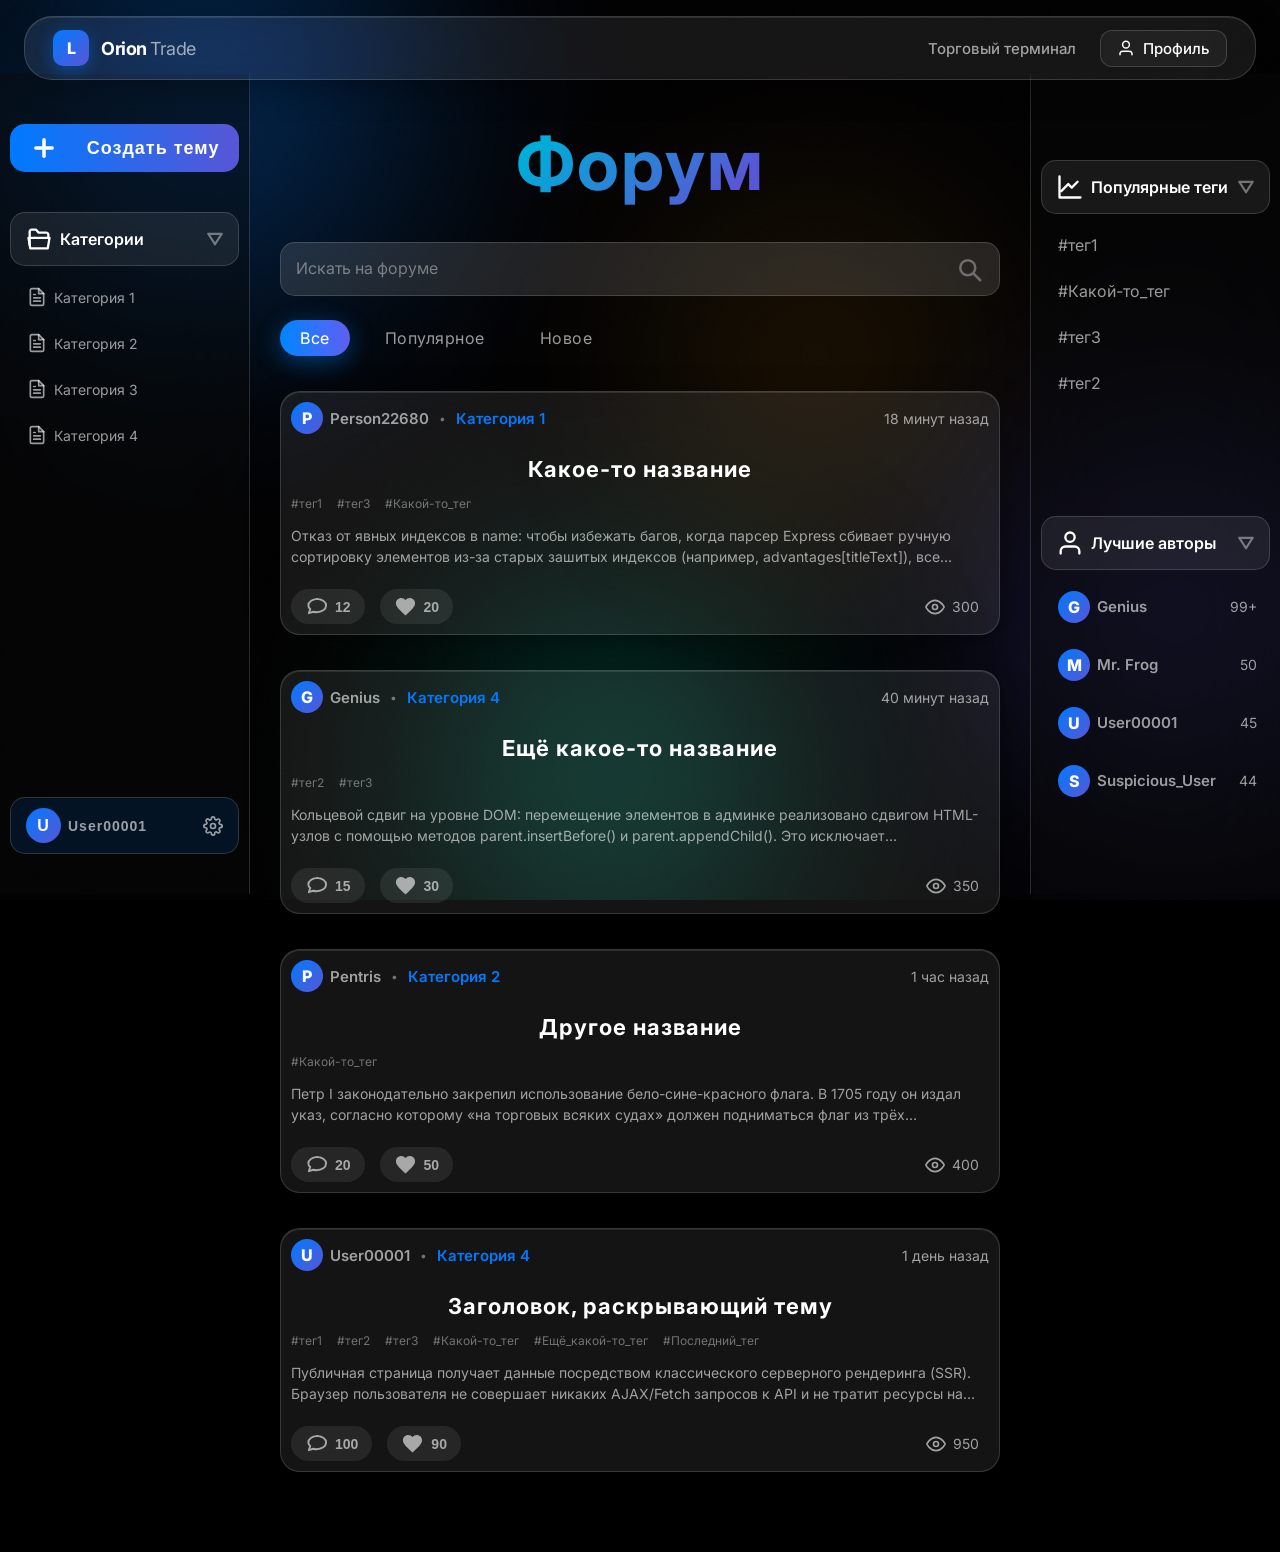
<file: forum.html>
<!DOCTYPE html>
<html>
    <head>
        <meta charset="UTF-8">
        <meta name="viewport" content="width=device-width, initial-scale=1.0">
        <title>Форум Orion Trade</title>
        <link href="https://fonts.googleapis.com/css2?family=Inter:wght@300;400;500;600;700;800;900&display=swap" rel="stylesheet">
        <link rel="stylesheet" href="css/forum.css">
        <script defer src="scripts/forum-script.js"></script>
    </head>
    <body>
        <div class="ambient-bg">
            <div class="ambient-orb"></div>
            <div class="ambient-orb"></div>
            <div class="ambient-orb"></div>
            <div class="ambient-orb"></div>
        </div>
        <div class="noise-overlay"></div>
        <header class="glass" id="header">
            <a href="index.html" class="logo">
                <div class="logo-icon">L</div>
                <div class="logo-text">Orion <span>Trade</span></div>
            </a>
            <nav class="nav-menu">
                <a href="terminal.html" class="nav-link">Торговый терминал</a>
                <a href="profile.html" class="nav-link profile-link">
                    <svg class="profile-icon" viewBox="0 0 24 24" fill="none" xmlns="http://w3.org">
                        <path
                            d="M20 21C20 19.6044 20 18.9067 19.7578 18.3578C19.4322 17.6194 18.8413 17.0285 18.1029 16.7029C17.554 16.4607 16.8562 16.4607 15.4607 16.4607H8.53934C7.14378 16.4607 6.446 16.4607 5.89711 16.7029C5.15873 17.0285 4.56779 17.6194 4.24221 18.3578C4 18.9067 4 19.6044 4 21M16.5 7.5C16.5 9.98528 14.4853 12.0 12 12.0C9.51472 12.0 7.5 9.98528 7.5 7.5C7.5 5.01472 9.51472 3.0 12 3.0C14.4853 3.0 16.5 5.01472 16.5 7.5Z"
                            stroke="currentColor" stroke-width="2" stroke-linecap="round" stroke-linejoin="round" />
                    </svg>
                    <span>Профиль</span>
                </a>
            </nav>
        </header>
        <div class="forum">
            <div class="left-content panel">
                <div class="top-buttons">
                    <button class="new-theme-btn">
                        <svg class="plus-icon" xmlns="http://w3.org" width="32" height="32" viewBox="0 0 24 24" fill="none"
                            stroke="currentColor" stroke-width="3" stroke-linecap="round" stroke-linejoin="round">
                            <path d="M5 12h14" />
                            <path d="M12 5v14" />
                        </svg>
                        <div>Создать тему</div>
                    </button>
                    <div class="drop-down-list">
                        <button class="block open">
                            <div class="drop-down-block">
                                <div class="block-title">
                                    <svg class="folder-icon" viewBox="0 0 24 24" fill="none" xmlns="http://w3.org">
                                        <path d="M4 17V6a2 2 0 0 1 2-2h3.5l2 2.5H18a2 2 0 0 1 2 2v2" stroke="currentColor"
                                            stroke-width="2" stroke-linecap="round" stroke-linejoin="round" />
                                        <path d="M3 11h18l-1.5 9h-15L3 11z" stroke="currentColor" stroke-width="2"
                                            stroke-linecap="round" stroke-linejoin="round" />
                                    </svg>
                                    <span>Категории</span>
                                </div>
                                <svg class="arrow" viewBox="0 0 24 24" fill="none" xmlns="http://w3.org">
                                    <path d="M5 3l14 9-14 9V3z" fill="none" stroke="currentColor" stroke-width="3"
                                        stroke-linecap="round" stroke-linejoin="round" />
                                </svg>
                            </div>
                        </button>
                        <ul class="submenu open">
                            <div class="submenu-wrapper"></div>
                            <li class="category">
                                <div class="block-title">
                                    <svg class="history-icon" viewBox="0 0 24 24" fill="none" xmlns="http://w3.org">
                                        <path d="M14 2H6a2 2 0 0 0-2 2v16a2 2 0 0 0 2 2h12a2 2 0 0 0 2-2V8l-6-6z"
                                            stroke="currentColor" stroke-width="2" stroke-linecap="round"
                                            stroke-linejoin="round" />
                                        <path d="M14 2v6h6M16 13H8M16 17H8M10 9H8" stroke="currentColor" stroke-width="2"
                                            stroke-linecap="round" stroke-linejoin="round" />
                                    </svg>
                                    <div>Категория 1</div>
                                </div>
                            </li>
                            <li class="category">
                                <div class="block-title">
                                    <svg class="history-icon" viewBox="0 0 24 24" fill="none" xmlns="http://w3.org">
                                        <path d="M14 2H6a2 2 0 0 0-2 2v16a2 2 0 0 0 2 2h12a2 2 0 0 0 2-2V8l-6-6z"
                                            stroke="currentColor" stroke-width="2" stroke-linecap="round"
                                            stroke-linejoin="round" />
                                        <path d="M14 2v6h6M16 13H8M16 17H8M10 9H8" stroke="currentColor" stroke-width="2"
                                            stroke-linecap="round" stroke-linejoin="round" />
                                    </svg>
                                    <div>Категория 2</div>
                                </div>
                            </li>
                            <li class="category">
                                <div class="block-title">
                                    <svg class="history-icon" viewBox="0 0 24 24" fill="none" xmlns="http://w3.org">
                                        <path d="M14 2H6a2 2 0 0 0-2 2v16a2 2 0 0 0 2 2h12a2 2 0 0 0 2-2V8l-6-6z"
                                            stroke="currentColor" stroke-width="2" stroke-linecap="round"
                                            stroke-linejoin="round" />
                                        <path d="M14 2v6h6M16 13H8M16 17H8M10 9H8" stroke="currentColor" stroke-width="2"
                                            stroke-linecap="round" stroke-linejoin="round" />
                                    </svg>
                                    <div>Категория 3</div>
                                </div>
                            </li>
                            <li class="category">
                                <div class="block-title">
                                    <svg class="history-icon" viewBox="0 0 24 24" fill="none" xmlns="http://w3.org">
                                        <path d="M14 2H6a2 2 0 0 0-2 2v16a2 2 0 0 0 2 2h12a2 2 0 0 0 2-2V8l-6-6z"
                                            stroke="currentColor" stroke-width="2" stroke-linecap="round"
                                            stroke-linejoin="round" />
                                        <path d="M14 2v6h6M16 13H8M16 17H8M10 9H8" stroke="currentColor" stroke-width="2"
                                            stroke-linecap="round" stroke-linejoin="round" />
                                    </svg>
                                    <div>Категория 4</div>
                                </div>
                            </li>
                        </ul>
                    </div>
                </div> 
                <button class="small-profile">
                    <div class="block-title">
                        <div class="small-profile-avatar">U</div>
                        <div>User00001</div>
                    </div>
                    <svg class="settings-icon" viewBox="0 0 24 24" fill="none" xmlns="http://w3.org">
                        <circle cx="12" cy="12" r="3" stroke="currentColor" stroke-width="2"/>
                        <path d="M19.4 15a1.65 1.65 0 0 0 .33 1.82l.06.06a2 2 0 1 1-2.83 2.83l-.06-.06a1.65 1.65 0 0 0-1.82-.33 1.65 1.65 0 0 0-1 1.51V21a2 2 0 0 1-4 0v-.09A1.65 1.65 0 0 0 9 19.4a1.65 1.65 0 0 0-1.82.33l-.06.06a2 2 0 1 1-2.83-2.83l.06-.06a1.65 1.65 0 0 0 .33-1.82 1.65 1.65 0 0 0-1.51-1H3a2 2 0 0 1 0-4h.09A1.65 1.65 0 0 0 4.6 9a1.65 1.65 0 0 0-.33-1.82l-.06-.06a2 2 0 1 1 2.83-2.83l.06.06a1.65 1.65 0 0 0 1.82.33H9a1.65 1.65 0 0 0 1-1.51V3a2 2 0 0 1 4 0v.09a1.65 1.65 0 0 0 1 1.51 1.65 1.65 0 0 0 1.82-.33l.06-.06a2 2 0 1 1 2.83 2.83l-.06.06a1.65 1.65 0 0 0-.33 1.82V9a1.65 1.65 0 0 0 1.51 1H21a2 2 0 0 1 0 4h-.09a1.65 1.65 0 0 0-1.51 1z" stroke="currentColor" stroke-width="2" stroke-linecap="round" stroke-linejoin="round"/>
                    </svg>
                </button>
            </div>
            <div class="main-content panel">
                <h1>Форум</h1>
                <div class="search">
                    <div class="search-engine">
                        <input type="text" id="post-search" required placeholder=" ">
                        <label for="post-search">Искать на форуме</label>
                        <svg class="search-icon" viewBox="0 0 24 24" fill="none" xmlns="http://w3.org">
                            <circle cx="11" cy="11" r="6" stroke="currentColor" stroke-width="2" />
                            <path d="M16 16L21 21" stroke="currentColor" stroke-width="2" stroke-linecap="round" stroke-linejoin="round" />
                        </svg>
                    </div>
                    <ul class="filter-container">
                        <li class="filter-btn active">Все</li>
                        <li class="filter-btn">Популярное</li>
                        <li class="filter-btn">Новое</li>
                    </ul>
                </div>
                <div class="post-card glass">
                    <div class="metadata">
                        <div class="meta-left">
                            <div class="user">
                                <div class="user-avatar">P</div>
                                <div class="user-name">Person22680</div>
                            </div>
                            <span class="meta-separator">•</span>
                            <div class="post-category">Категория 1</div>
                        </div>
                        <div class="post-time">18 минут назад</div>
                    </div>
                    <h2>Какое-то название</h2>
                    <ul class="tag-list">
                        <li>#тег1</li>
                        <li>#тег3</li>
                        <li>#Какой-то_тег</li>
                    </ul>
                    <p>
                        Отказ от явных индексов в name: чтобы избежать багов, когда парсер Express сбивает ручную сортировку элементов из-за старых 
                        зашитых индексов (например, advantages[titleText]), все динамические поля переведены на плоские одинаковые имена (name="titleText"). 
                        Браузер по умолчанию собирает их в стандартный упорядоченный массив строго сверху вниз, гарантируя 100% точность сохранения порядка.
                        <br>Двусторонний парсинг текста: на бэкенде внедрен алгоритм регулярных выражений, который превращает обычные строки текста 
                        администратора в параграфы и списки. При рендеринге админки этот HTML-код зеркально вычищается встроенной функцией, 
                        возвращая пользователю чистый текст.
                    </p>
                    <div class="post-footer">
                        <div class="footer-left">
                            <button class="footer-pill">
                                <svg class="comments-icon" viewBox="0 0 24 24" fill="none" xmlns="http://w3.org">
                                    <path d="M12 4c5.52 0 10 3.13 10 7s-4.48 7-10 7a11 11 0 0 1-3.32-.51L4 19l1.45-4.35C4.21 13.51 3.5 12.1 3.5 11c0-3.87 4.48-7 10-7z" 
                                        stroke="currentColor" stroke-width="2" stroke-linecap="round" stroke-linejoin="round" />
                                </svg>
                                <span>12</span>
                            </button>
                            <button class="footer-pill">
                                <svg class="heart-icon" viewBox="0 0 24 24" fill="currentColor" xmlns="http://w3.org">
                                    <defs>
                                        <linearGradient id="heart-gradient" x1="0%" y1="0%" x2="100%" y2="0%">
                                            <stop offset="0%" stop-color="var(--accent)" />
                                            <stop offset="100%" stop-color="var(--accent-secondary)" />
                                        </linearGradient>
                                    </defs>
                                    <path d="M12 21.35l-1.45-1.32C5.4 15.36 2 12.28 2 8.5 2 5.42 4.42 3 7.5 3c1.74 0 3.41.81 4.5 2.09C13.09 3.81 14.76 3 16.5 3 19.58 3 22 5.42 22 8.5c0 3.78-3.4 6.86-8.55 11.54L12 21.35z" />
                                </svg>
                                <span>20</span>
                            </button>
                        </div>
                        <div class="views">
                            <svg class="history-icon" viewBox="0 0 24 24" fill="none" xmlns="http://w3.org">
                                <path d="M1 12s4-8 11-8 11 8 11 8-4 8-11 8-11-8-11-8z" 
                                    stroke="currentColor" stroke-width="2" stroke-linecap="round" stroke-linejoin="round" />
                                <circle cx="12" cy="12" r="3" 
                                        stroke="currentColor" stroke-width="2" stroke-linecap="round" stroke-linejoin="round" />
                            </svg>
                            <span>300</span>
                        </div>
                    </div>
                </div>

                <div class="post-card glass">
                    <div class="metadata">
                        <div class="meta-left">
                            <div class="user">
                                <div class="user-avatar">G</div>
                                <div class="user-name">Genius</div>
                            </div>
                            <span class="meta-separator">•</span>
                            <div class="post-category">Категория 4</div>
                        </div>
                        <div class="post-time">40 минут назад</div>
                    </div>
                    <h2>Ещё какое-то название</h2>
                    <ul class="tag-list">
                        <li>#тег2</li>
                        <li>#тег3</li>
                    </ul>
                    <p>
                        Кольцевой сдвиг на уровне DOM: перемещение элементов в админке реализовано сдвигом HTML-узлов с помощью методов 
                        parent.insertBefore() и parent.appendChild(). Это исключает необходимость совершать ресурсоемкие операции по 
                        пересчету массивов в оперативной памяти браузера.
                    </p>
                    <div class="post-footer">
                        <div class="footer-left">
                            <button class="footer-pill">
                                <svg class="comments-icon" viewBox="0 0 24 24" fill="none" xmlns="http://w3.org">
                                    <path d="M12 4c5.52 0 10 3.13 10 7s-4.48 7-10 7a11 11 0 0 1-3.32-.51L4 19l1.45-4.35C4.21 13.51 3.5 12.1 3.5 11c0-3.87 4.48-7 10-7z" 
                                        stroke="currentColor" stroke-width="2" stroke-linecap="round" stroke-linejoin="round" />
                                </svg>
                                <span>15</span>
                            </button>
                            <button class="footer-pill">
                                <svg class="heart-icon" viewBox="0 0 24 24" fill="currentColor" xmlns="http://w3.org">
                                    <defs>
                                        <linearGradient id="heart-gradient" x1="0%" y1="0%" x2="100%" y2="0%">
                                            <stop offset="0%" stop-color="var(--accent)" />
                                            <stop offset="100%" stop-color="var(--accent-secondary)" />
                                        </linearGradient>
                                    </defs>
                                    <path d="M12 21.35l-1.45-1.32C5.4 15.36 2 12.28 2 8.5 2 5.42 4.42 3 7.5 3c1.74 0 3.41.81 4.5 2.09C13.09 3.81 14.76 3 16.5 3 19.58 3 22 5.42 22 8.5c0 3.78-3.4 6.86-8.55 11.54L12 21.35z" />
                                </svg>
                                <span>30</span>
                            </button>
                        </div>
                        <div class="views">
                            <svg class="history-icon" viewBox="0 0 24 24" fill="none" xmlns="http://w3.org">
                                <path d="M1 12s4-8 11-8 11 8 11 8-4 8-11 8-11-8-11-8z" 
                                    stroke="currentColor" stroke-width="2" stroke-linecap="round" stroke-linejoin="round" />
                                <circle cx="12" cy="12" r="3" 
                                        stroke="currentColor" stroke-width="2" stroke-linecap="round" stroke-linejoin="round" />
                            </svg>
                            <span>350</span>
                        </div>
                    </div>
                </div>

                <div class="post-card glass">
                    <div class="metadata">
                        <div class="meta-left">
                            <div class="user">
                                <div class="user-avatar">P</div>
                                <div class="user-name">Pentris</div>
                            </div>
                            <span class="meta-separator">•</span>
                            <div class="post-category">Категория 2</div>
                        </div>
                        <div class="post-time">1 час назад</div>
                    </div>
                    <h2>Другое название</h2>
                    <ul class="tag-list">
                        <li>#Какой-то_тег</li>
                    </ul>
                    <p>
                        Петр I законодательно закрепил использование бело-сине-красного флага. В 1705 году он издал указ, согласно 
                        которому «на торговых всяких судах» должен подниматься флаг из трёх горизонтальных полос. Петр сам определил 
                        порядок цветов и передал триколору значение национального символа. При этом в военно-морском флоте 
                        использовался Андреевский флаг (белое полотнище с синим крестом), а триколор стал символом гражданского 
                        и торгового флота.
                    </p>
                    <div class="post-footer">
                        <div class="footer-left">
                            <button class="footer-pill">
                                <svg class="comments-icon" viewBox="0 0 24 24" fill="none" xmlns="http://w3.org">
                                    <path d="M12 4c5.52 0 10 3.13 10 7s-4.48 7-10 7a11 11 0 0 1-3.32-.51L4 19l1.45-4.35C4.21 13.51 3.5 12.1 3.5 11c0-3.87 4.48-7 10-7z" 
                                        stroke="currentColor" stroke-width="2" stroke-linecap="round" stroke-linejoin="round" />
                                </svg>
                                <span>20</span>
                            </button>
                            <button class="footer-pill">
                                <svg class="heart-icon" viewBox="0 0 24 24" fill="currentColor" xmlns="http://w3.org">
                                    <defs>
                                        <linearGradient id="heart-gradient" x1="0%" y1="0%" x2="100%" y2="0%">
                                            <stop offset="0%" stop-color="var(--accent)" />
                                            <stop offset="100%" stop-color="var(--accent-secondary)" />
                                        </linearGradient>
                                    </defs>
                                    <path d="M12 21.35l-1.45-1.32C5.4 15.36 2 12.28 2 8.5 2 5.42 4.42 3 7.5 3c1.74 0 3.41.81 4.5 2.09C13.09 3.81 14.76 3 16.5 3 19.58 3 22 5.42 22 8.5c0 3.78-3.4 6.86-8.55 11.54L12 21.35z" />
                                </svg>
                                <span>50</span>
                            </button>
                        </div>
                        <div class="views">
                            <svg class="history-icon" viewBox="0 0 24 24" fill="none" xmlns="http://w3.org">
                                <path d="M1 12s4-8 11-8 11 8 11 8-4 8-11 8-11-8-11-8z" 
                                    stroke="currentColor" stroke-width="2" stroke-linecap="round" stroke-linejoin="round" />
                                <circle cx="12" cy="12" r="3" 
                                        stroke="currentColor" stroke-width="2" stroke-linecap="round" stroke-linejoin="round" />
                            </svg>
                            <span>400</span>
                        </div>
                    </div>
                </div>

                <div class="post-card glass">
                    <div class="metadata">
                        <div class="meta-left">
                            <div class="user">
                                <div class="user-avatar">U</div>
                                <div class="user-name">User00001</div>
                            </div>
                            <span class="meta-separator">•</span>
                            <div class="post-category">Категория 4</div>
                        </div>
                        <div class="post-time">1 день назад</div>
                    </div>
                    <h2>Заголовок, раскрывающий тему</h2>
                    <ul class="tag-list">
                        <li>#тег1</li>
                        <li>#тег2</li>
                        <li>#тег3</li>
                        <li>#Какой-то_тег</li>
                        <li>#Ещё_какой-то_тег</li>
                        <li>#Последний_тег</li>
                    </ul>
                    <p>
                        Публичная страница получает данные посредством классического серверного рендеринга (SSR). Браузер 
                        пользователя не совершает никаких AJAX/Fetch запросов к API и не тратит ресурсы на сборку страницы. 
                        Сервер Express при получении запроса выполняет метод res.render('index', { db }). Шаблонизатор EJS 
                        раскрывает циклы, подставляет текстовые значения и пути к картинкам прямо в разметку и отдает 
                        клиенту готовый, монолитный HTML-документ.
                    </p>
                    <div class="post-footer">
                        <div class="footer-left">
                            <button class="footer-pill">
                                <svg class="comments-icon" viewBox="0 0 24 24" fill="none" xmlns="http://w3.org">
                                    <path d="M12 4c5.52 0 10 3.13 10 7s-4.48 7-10 7a11 11 0 0 1-3.32-.51L4 19l1.45-4.35C4.21 13.51 3.5 12.1 3.5 11c0-3.87 4.48-7 10-7z" 
                                        stroke="currentColor" stroke-width="2" stroke-linecap="round" stroke-linejoin="round" />
                                </svg>
                                <span>100</span>
                            </button>
                            <button class="footer-pill">
                                <svg class="heart-icon" viewBox="0 0 24 24" fill="currentColor" xmlns="http://w3.org">
                                    <defs>
                                        <linearGradient id="heart-gradient" x1="0%" y1="0%" x2="100%" y2="0%">
                                            <stop offset="0%" stop-color="var(--accent)" />
                                            <stop offset="100%" stop-color="var(--accent-secondary)" />
                                        </linearGradient>
                                    </defs>
                                    <path d="M12 21.35l-1.45-1.32C5.4 15.36 2 12.28 2 8.5 2 5.42 4.42 3 7.5 3c1.74 0 3.41.81 4.5 2.09C13.09 3.81 14.76 3 16.5 3 19.58 3 22 5.42 22 8.5c0 3.78-3.4 6.86-8.55 11.54L12 21.35z" />
                                </svg>
                                <span>90</span>
                            </button>
                        </div>
                        <div class="views">
                            <svg class="history-icon" viewBox="0 0 24 24" fill="none" xmlns="http://w3.org">
                                <path d="M1 12s4-8 11-8 11 8 11 8-4 8-11 8-11-8-11-8z" 
                                    stroke="currentColor" stroke-width="2" stroke-linecap="round" stroke-linejoin="round" />
                                <circle cx="12" cy="12" r="3" 
                                        stroke="currentColor" stroke-width="2" stroke-linecap="round" stroke-linejoin="round" />
                            </svg>
                            <span>950</span>
                        </div>
                    </div>
                </div>
            </div>
            <div class="right-content panel">
                <div class="drop-down-list">
                    <button class="block open">
                        <div class="drop-down-block">
                            <div class="block-title">
                                <svg class="trend-icon" viewBox="0 0 24 24" fill="none" xmlns="http://w3.org">
                                    <path d="M3 3v18h18" stroke="currentColor" stroke-width="2" stroke-linecap="round" stroke-linejoin="round" />
                                    <path d="M18.5 7.5L13.5 12.5L10.5 9.5L4.5 15.5" stroke="currentColor" stroke-width="2" stroke-linecap="round" stroke-linejoin="round" />
                                </svg>
                                <span>Популярные теги</span>
                            </div>
                            <svg class="arrow" viewBox="0 0 24 24" fill="none" xmlns="http://w3.org">
                                <path d="M5 3l14 9-14 9V3z" fill="none" stroke="currentColor" stroke-width="3"
                                    stroke-linecap="round" stroke-linejoin="round" />
                            </svg>
                        </div>
                    </button>
                    <ul class="submenu open">
                        <div class="submenu-wrapper"></div>
                        <li class="popular-tag">#тег1</li>
                        <li class="popular-tag">#Какой-то_тег</li>
                        <li class="popular-tag">#тег3</li>
                        <li class="popular-tag">#тег2</li>
                    </ul>
                </div>

                <div class="drop-down-list">
                    <button class="block open">
                        <div class="drop-down-block">
                            <div class="block-title">
                                <svg class="best-users-icon" viewBox="0 0 24 24" fill="none" xmlns="http://w3.org">
                                    <circle cx="12" cy="7" r="4" stroke="currentColor" stroke-width="2" stroke-linecap="round" stroke-linejoin="round" />
                                    <path d="M20 21v-2a4 4 0 0 0-4-4H8a4 4 0 0 0-4 4v2" stroke="currentColor" stroke-width="2" stroke-linecap="round" stroke-linejoin="round" />
                                </svg>
                                <span>Лучшие авторы</span>
                            </div>
                            <svg class="arrow" viewBox="0 0 24 24" fill="none" xmlns="http://w3.org">
                                <path d="M5 3l14 9-14 9V3z" fill="none" stroke="currentColor" stroke-width="3"
                                    stroke-linecap="round" stroke-linejoin="round" />
                            </svg>
                        </div>
                    </button>
                    <ul class="submenu open">
                        <div class="submenu-wrapper"></div>
                        <li class="best-user">
                            <div class="user">
                                <div class="user-avatar">G</div>
                                <div class="user-name">Genius</div>
                            </div>
                            <span>99+</span>
                        </li>
                        <li class="best-user">
                            <div class="user">
                                <div class="user-avatar">M</div>
                                <div class="user-name">Mr. Frog</div>
                            </div>
                            <span>50</span>
                        </li>
                        <li class="best-user">
                            <div class="user">
                                <div class="user-avatar">U</div>
                                <div class="user-name">User00001</div>
                            </div>
                            <span>45</span>
                        </li>
                        <li class="best-user">
                            <div class="user">
                                <div class="user-avatar">S</div>
                                <div class="user-name">Suspicious_User</div>
                            </div>
                            <span>44</span>
                        </li>
                    </ul>
                </div>
            </div>
        </div>
    </body>
</html>
</file>
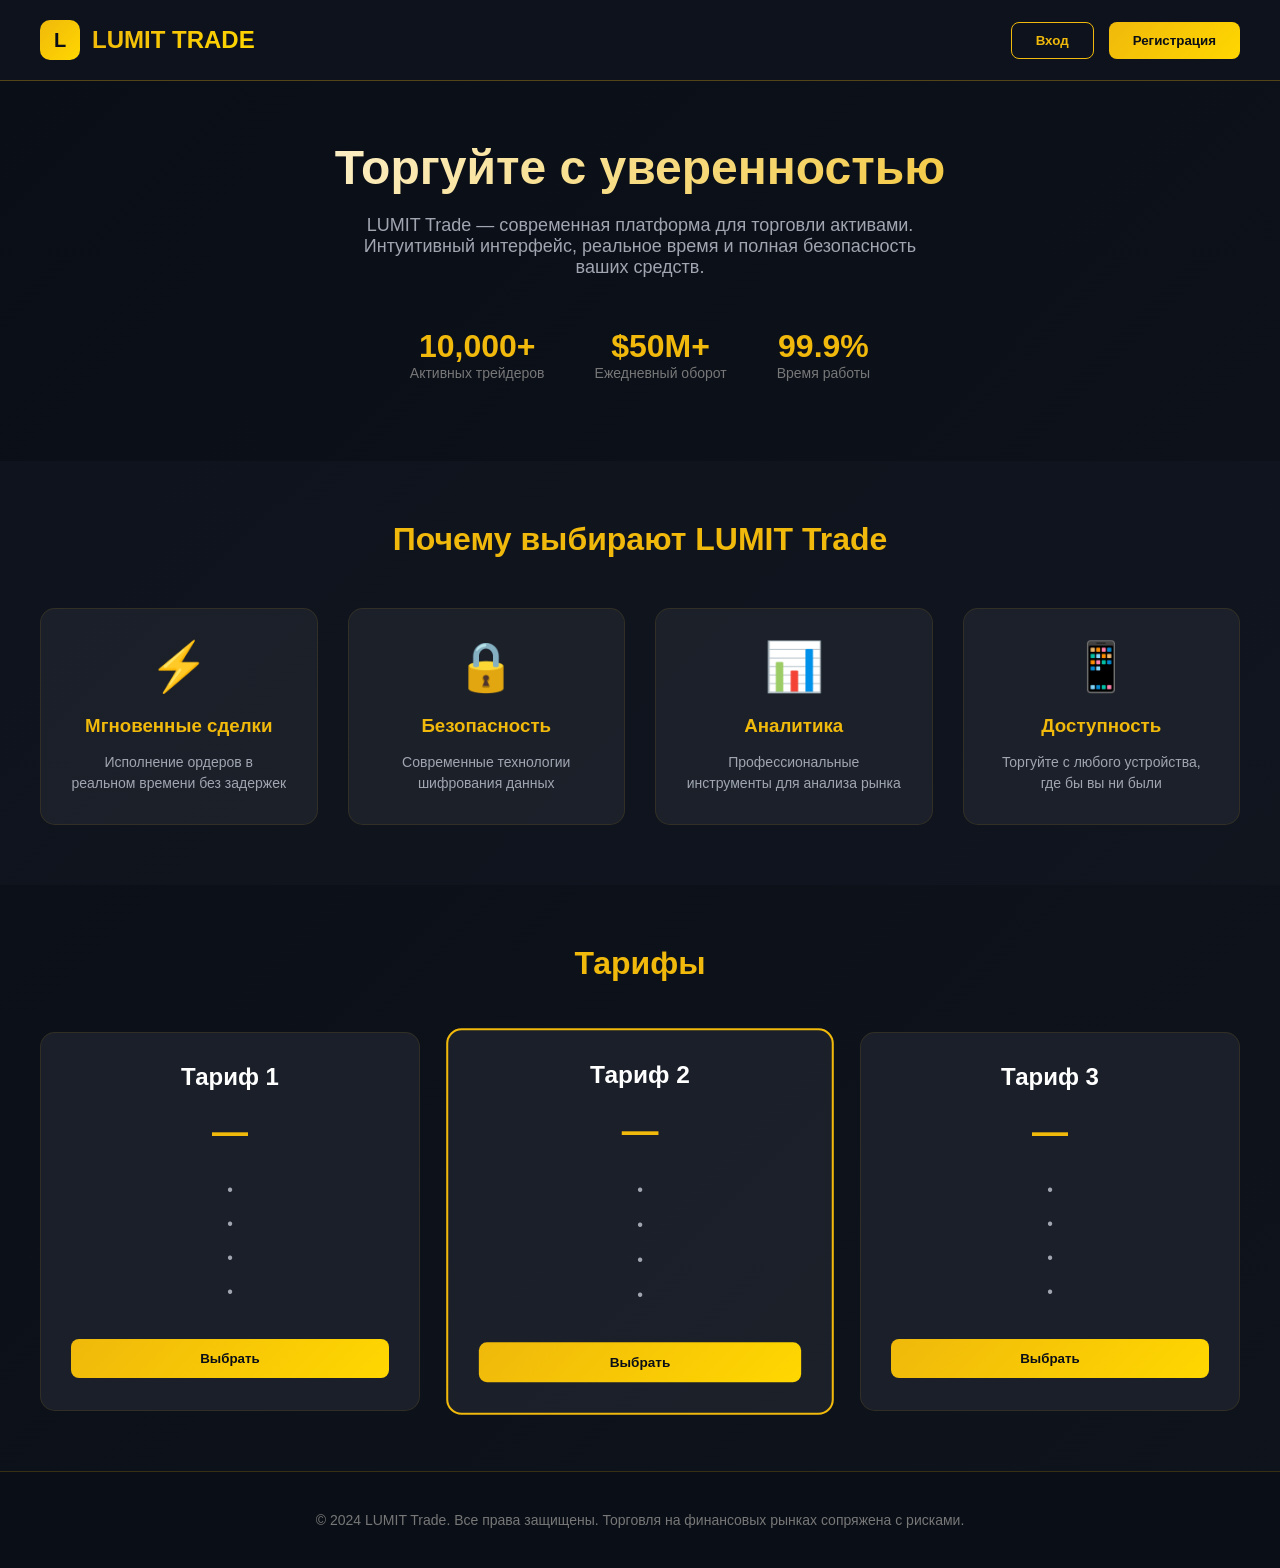
<file: MainUserTitlex.html>
<!DOCTYPE html>
<html lang="ru">
<head>
    <meta charset="UTF-8">
    <meta name="viewport" content="width=device-width, initial-scale=1.0, user-scalable=no">
    <title>LUMIT Trade - Торговая платформа</title>
    <style>
        * {
            margin: 0;
            padding: 0;
            box-sizing: border-box;
        }

        body {
            font-family: 'Segoe UI', Tahoma, Geneva, Verdana, sans-serif;
            background: linear-gradient(135deg, #0a0e17 0%, #0f131c 100%);
            color: #fff;
            min-height: 100vh;
            overflow-x: hidden;
        }

        /* Анимации */
        @keyframes fadeIn {
            from { opacity: 0; transform: translateY(20px); }
            to { opacity: 1; transform: translateY(0); }
        }

        @keyframes pulse {
            0% { transform: scale(1); }
            50% { transform: scale(1.05); }
            100% { transform: scale(1); }
        }

        @keyframes slideIn {
            from { transform: translateX(100%); opacity: 0; }
            to { transform: translateX(0); opacity: 1; }
        }

        @keyframes modalFadeIn {
            from { opacity: 0; transform: scale(0.9); }
            to { opacity: 1; transform: scale(1); }
        }

        /* Хедер */
        .header {
            display: flex;
            justify-content: space-between;
            align-items: center;
            padding: 20px 40px;
            background: rgba(15, 20, 30, 0.95);
            backdrop-filter: blur(10px);
            border-bottom: 1px solid rgba(240, 185, 11, 0.3);
            position: fixed;
            top: 0;
            left: 0;
            right: 0;
            z-index: 100;
        }

        .logo {
            display: flex;
            align-items: center;
            gap: 12px;
        }

        .logo-icon {
            width: 40px;
            height: 40px;
            background: linear-gradient(135deg, #f0b90b, #ffd700);
            border-radius: 10px;
            display: flex;
            align-items: center;
            justify-content: center;
            font-weight: bold;
            font-size: 20px;
            color: #0a0e17;
        }

        .logo-text {
            font-size: 24px;
            font-weight: bold;
            background: linear-gradient(135deg, #f0b90b, #ffd700);
            -webkit-background-clip: text;
            background-clip: text;
            color: transparent;
        }

        .nav-buttons {
            display: flex;
            gap: 15px;
        }

        .btn-login {
            background: transparent;
            border: 1px solid #f0b90b;
            color: #f0b90b;
            padding: 10px 24px;
            border-radius: 8px;
            cursor: pointer;
            font-weight: bold;
            transition: all 0.3s;
        }

        .btn-login:hover {
            background: rgba(240, 185, 11, 0.1);
            transform: translateY(-2px);
        }

        .btn-register-header {
            background: linear-gradient(135deg, #f0b90b, #ffd700);
            border: none;
            color: #0a0e17;
            padding: 10px 24px;
            border-radius: 8px;
            cursor: pointer;
            font-weight: bold;
            transition: all 0.3s;
        }

        .btn-register-header:hover {
            transform: translateY(-2px);
            box-shadow: 0 5px 20px rgba(240, 185, 11, 0.4);
        }

        /* Hero секция */
        .hero {
            padding: 140px 40px 80px;
            text-align: center;
            animation: fadeIn 0.8s ease;
        }

        .hero h1 {
            font-size: 48px;
            margin-bottom: 20px;
            background: linear-gradient(135deg, #fff, #f0b90b);
            -webkit-background-clip: text;
            background-clip: text;
            color: transparent;
        }

        .hero p {
            font-size: 18px;
            color: #a0a5b0;
            max-width: 600px;
            margin: 0 auto 30px;
        }

        .hero-stats {
            display: flex;
            justify-content: center;
            gap: 50px;
            margin-top: 50px;
        }

        .stat {
            text-align: center;
        }

        .stat-number {
            font-size: 32px;
            font-weight: bold;
            color: #f0b90b;
        }

        .stat-label {
            font-size: 14px;
            color: #777;
        }

        /* Преимущества */
        .features {
            padding: 60px 40px;
            background: rgba(20, 25, 35, 0.5);
        }

        .section-title {
            text-align: center;
            font-size: 32px;
            margin-bottom: 50px;
            color: #f0b90b;
        }

        .features-grid {
            display: grid;
            grid-template-columns: repeat(auto-fit, minmax(250px, 1fr));
            gap: 30px;
            max-width: 1200px;
            margin: 0 auto;
        }

        .feature-card {
            background: rgba(30, 35, 45, 0.8);
            padding: 30px;
            border-radius: 15px;
            text-align: center;
            transition: all 0.3s;
            border: 1px solid rgba(240, 185, 11, 0.1);
        }

        .feature-card:hover {
            transform: translateY(-5px);
            border-color: rgba(240, 185, 11, 0.5);
            box-shadow: 0 10px 30px rgba(0, 0, 0, 0.3);
        }

        .feature-icon {
            font-size: 48px;
            margin-bottom: 20px;
        }

        .feature-card h3 {
            margin-bottom: 15px;
            color: #f0b90b;
        }

        .feature-card p {
            color: #a0a5b0;
            font-size: 14px;
            line-height: 1.5;
        }

        /* Тарифы (без информации) */
        .pricing {
            padding: 60px 40px;
        }

        .pricing-grid {
            display: grid;
            grid-template-columns: repeat(auto-fit, minmax(280px, 1fr));
            gap: 30px;
            max-width: 1200px;
            margin: 0 auto;
        }

        .pricing-card {
            background: rgba(30, 35, 45, 0.8);
            border-radius: 15px;
            padding: 30px;
            text-align: center;
            transition: all 0.3s;
            border: 1px solid rgba(240, 185, 11, 0.1);
        }

        .pricing-card:hover {
            transform: translateY(-5px);
            border-color: #f0b90b;
        }

        .pricing-card.highlight {
            border: 2px solid #f0b90b;
            transform: scale(1.02);
        }

        .pricing-name {
            font-size: 24px;
            font-weight: bold;
            margin-bottom: 20px;
        }

        .pricing-price {
            font-size: 36px;
            font-weight: bold;
            color: #f0b90b;
            margin-bottom: 20px;
        }

        .pricing-price span {
            font-size: 14px;
            color: #777;
        }

        .pricing-features {
            list-style: none;
            margin-bottom: 30px;
        }

        .pricing-features li {
            padding: 8px 0;
            color: #a0a5b0;
        }

        .btn-pricing {
            background: linear-gradient(135deg, #f0b90b, #ffd700);
            border: none;
            color: #0a0e17;
            padding: 12px 30px;
            border-radius: 8px;
            cursor: pointer;
            font-weight: bold;
            width: 100%;
            transition: all 0.3s;
        }

        .btn-pricing:hover {
            transform: translateY(-2px);
            box-shadow: 0 5px 20px rgba(240, 185, 11, 0.4);
        }

        /* Футер */
        .footer {
            background: rgba(10, 14, 23, 0.95);
            padding: 40px;
            text-align: center;
            border-top: 1px solid rgba(240, 185, 11, 0.2);
        }

        .footer p {
            color: #777;
            font-size: 14px;
        }

        /* Модальное окно */
        .modal {
            display: none;
            position: fixed;
            top: 0;
            left: 0;
            width: 100%;
            height: 100%;
            background: rgba(0, 0, 0, 0.8);
            backdrop-filter: blur(5px);
            z-index: 1000;
            justify-content: center;
            align-items: center;
        }

        .modal.active {
            display: flex;
            animation: modalFadeIn 0.3s ease;
        }

        .modal-content {
            background: linear-gradient(135deg, #1a1f2a, #0f131c);
            border-radius: 20px;
            width: 90%;
            max-width: 450px;
            padding: 30px;
            border: 1px solid rgba(240, 185, 11, 0.3);
            position: relative;
        }

        .modal-close {
            position: absolute;
            top: 20px;
            right: 20px;
            font-size: 24px;
            cursor: pointer;
            color: #777;
            transition: all 0.3s;
        }

        .modal-close:hover {
            color: #f0b90b;
        }

        .modal-title {
            font-size: 28px;
            text-align: center;
            margin-bottom: 30px;
            color: #f0b90b;
        }

        .form-group {
            margin-bottom: 20px;
        }

        .form-group label {
            display: block;
            margin-bottom: 8px;
            color: #a0a5b0;
            font-size: 14px;
        }

        .form-group input {
            width: 100%;
            padding: 12px 15px;
            background: rgba(40, 45, 55, 0.8);
            border: 1px solid rgba(240, 185, 11, 0.3);
            border-radius: 8px;
            color: #fff;
            font-size: 16px;
            transition: all 0.3s;
        }

        .form-group input:focus {
            outline: none;
            border-color: #f0b90b;
            box-shadow: 0 0 10px rgba(240, 185, 11, 0.3);
        }

        .btn-submit {
            width: 100%;
            background: linear-gradient(135deg, #f0b90b, #ffd700);
            border: none;
            color: #0a0e17;
            padding: 14px;
            border-radius: 8px;
            font-weight: bold;
            font-size: 16px;
            cursor: pointer;
            transition: all 0.3s;
            margin-top: 10px;
        }

        .btn-submit:hover {
            transform: translateY(-2px);
            box-shadow: 0 5px 20px rgba(240, 185, 11, 0.4);
        }

        .modal-footer {
            text-align: center;
            margin-top: 20px;
            color: #777;
            font-size: 14px;
        }

        .modal-footer a {
            color: #f0b90b;
            text-decoration: none;
            cursor: pointer;
        }

        .error-message {
            color: #f6465d;
            font-size: 12px;
            margin-top: 5px;
            display: none;
        }

        .success-message {
            color: #2ebd85;
            text-align: center;
            margin-top: 15px;
            display: none;
        }

        /* Адаптив */
        @media (max-width: 768px) {
            .header {
                padding: 15px 20px;
            }
            
            .logo-text {
                font-size: 18px;
            }
            
            .hero h1 {
                font-size: 32px;
            }
            
            .hero-stats {
                gap: 25px;
            }
            
            .features, .pricing, .hero {
                padding: 100px 20px 50px;
            }
            
            .nav-buttons {
                gap: 8px;
            }
            
            .btn-login, .btn-register-header {
                padding: 8px 16px;
                font-size: 12px;
            }
        }
    </style>
</head>
<body>
    <header class="header">
        <div class="logo">
            <div class="logo-icon">L</div>
            <div class="logo-text">LUMIT TRADE</div>
        </div>
        <div class="nav-buttons">
            <button class="btn-login" id="loginBtn">Вход</button>
            <button class="btn-register-header" id="registerBtn">Регистрация</button>
        </div>
    </header>

    <main>
        <section class="hero">
            <h1>Торгуйте с уверенностью</h1>
            <p>LUMIT Trade — современная платформа для торговли активами. Интуитивный интерфейс, реальное время и полная безопасность ваших средств.</p>
            <div class="hero-stats">
                <div class="stat">
                    <div class="stat-number">10,000+</div>
                    <div class="stat-label">Активных трейдеров</div>
                </div>
                <div class="stat">
                    <div class="stat-number">$50M+</div>
                    <div class="stat-label">Ежедневный оборот</div>
                </div>
                <div class="stat">
                    <div class="stat-number">99.9%</div>
                    <div class="stat-label">Время работы</div>
                </div>
            </div>
        </section>

        <section class="features">
            <h2 class="section-title">Почему выбирают LUMIT Trade</h2>
            <div class="features-grid">
                <div class="feature-card">
                    <div class="feature-icon">⚡</div>
                    <h3>Мгновенные сделки</h3>
                    <p>Исполнение ордеров в реальном времени без задержек</p>
                </div>
                <div class="feature-card">
                    <div class="feature-icon">🔒</div>
                    <h3>Безопасность</h3>
                    <p>Современные технологии шифрования данных</p>
                </div>
                <div class="feature-card">
                    <div class="feature-icon">📊</div>
                    <h3>Аналитика</h3>
                    <p>Профессиональные инструменты для анализа рынка</p>
                </div>
                <div class="feature-card">
                    <div class="feature-icon">📱</div>
                    <h3>Доступность</h3>
                    <p>Торгуйте с любого устройства, где бы вы ни были</p>
                </div>
            </div>
        </section>

        <section class="pricing">
            <h2 class="section-title">Тарифы</h2>
            <div class="pricing-grid">
                <div class="pricing-card">
                    <div class="pricing-name">Тариф 1</div>
                    <div class="pricing-price">—</div>
                    <ul class="pricing-features">
                        <li>•</li>
                        <li>•</li>
                        <li>•</li>
                        <li>•</li>
                    </ul>
                    <button class="btn-pricing" onclick="openRegister()">Выбрать</button>
                </div>
                <div class="pricing-card highlight">
                    <div class="pricing-name">Тариф 2</div>
                    <div class="pricing-price">—</div>
                    <ul class="pricing-features">
                        <li>•</li>
                        <li>•</li>
                        <li>•</li>
                        <li>•</li>
                    </ul>
                    <button class="btn-pricing" onclick="openRegister()">Выбрать</button>
                </div>
                <div class="pricing-card">
                    <div class="pricing-name">Тариф 3</div>
                    <div class="pricing-price">—</div>
                    <ul class="pricing-features">
                        <li>•</li>
                        <li>•</li>
                        <li>•</li>
                        <li>•</li>
                    </ul>
                    <button class="btn-pricing" onclick="openRegister()">Выбрать</button>
                </div>
            </div>
        </section>
    </main>

    <footer class="footer">
        <p>© 2024 LUMIT Trade. Все права защищены. Торговля на финансовых рынках сопряжена с рисками.</p>
    </footer>

    <!-- Модальное окно регистрации -->
    <div class="modal" id="registerModal">
        <div class="modal-content">
            <span class="modal-close" id="closeModal">&times;</span>
            <h2 class="modal-title">Регистрация</h2>
            <form id="registerForm">
                <div class="form-group">
                    <label>Имя пользователя</label>
                    <input type="text" id="regUsername" placeholder="Введите имя пользователя">
                    <div class="error-message" id="usernameError">Имя пользователя должно содержать минимум 3 символа</div>
                </div>
                <div class="form-group">
                    <label>Email</label>
                    <input type="email" id="regEmail" placeholder="example@mail.com">
                    <div class="error-message" id="emailError">Введите корректный email</div>
                </div>
                <div class="form-group">
                    <label>Пароль</label>
                    <input type="password" id="regPassword" placeholder="Минимум 6 символов">
                    <div class="error-message" id="passwordError">Пароль должен содержать минимум 6 символов</div>
                </div>
                <div class="form-group">
                    <label>Подтверждение пароля</label>
                    <input type="password" id="regConfirmPassword" placeholder="Повторите пароль">
                    <div class="error-message" id="confirmError">Пароли не совпадают</div>
                </div>
                <button type="submit" class="btn-submit">Создать аккаунт</button>
                <div class="success-message" id="successMessage">Аккаунт успешно создан! Перенаправление...</div>
            </form>
            <div class="modal-footer">
                Уже есть аккаунт? <a id="switchToLogin">Войти</a>
            </div>
        </div>
    </div>

    <!-- Модальное окно входа -->
    <div class="modal" id="loginModal">
        <div class="modal-content">
            <span class="modal-close" id="closeLoginModal">&times;</span>
            <h2 class="modal-title">Вход</h2>
            <form id="loginForm">
                <div class="form-group">
                    <label>Email или имя пользователя</label>
                    <input type="text" id="loginEmail" placeholder="Введите email или имя">
                </div>
                <div class="form-group">
                    <label>Пароль</label>
                    <input type="password" id="loginPassword" placeholder="Введите пароль">
                </div>
                <button type="submit" class="btn-submit">Войти</button>
                <div class="success-message" id="loginSuccessMessage">Вход выполнен! Перенаправление...</div>
            </form>
            <div class="modal-footer">
                Нет аккаунта? <a id="switchToRegister">Зарегистрироваться</a>
            </div>
        </div>
    </div>

    <script>
        // Элементы модальных окон
        const registerModal = document.getElementById('registerModal');
        const loginModal = document.getElementById('loginModal');
        const registerBtn = document.getElementById('registerBtn');
        const loginBtn = document.getElementById('loginBtn');
        
        // Функции открытия
        function openRegisterModal() {
            registerModal.classList.add('active');
            document.body.style.overflow = 'hidden';
        }
        
        function openLoginModal() {
            loginModal.classList.add('active');
            document.body.style.overflow = 'hidden';
        }
        
        // Закрытие модальных окон
        function closeModals() {
            registerModal.classList.remove('active');
            loginModal.classList.remove('active');
            document.body.style.overflow = '';
            resetForms();
        }
        
        function resetForms() {
            document.getElementById('registerForm').reset();
            document.getElementById('loginForm').reset();
            document.querySelectorAll('.error-message').forEach(el => el.style.display = 'none');
            document.getElementById('successMessage').style.display = 'none';
            document.getElementById('loginSuccessMessage').style.display = 'none';
        }
        
        // Валидация регистрации
        document.getElementById('registerForm').addEventListener('submit', function(e) {
            e.preventDefault();
            
            const username = document.getElementById('regUsername').value;
            const email = document.getElementById('regEmail').value;
            const password = document.getElementById('regPassword').value;
            const confirm = document.getElementById('regConfirmPassword').value;
            
            let isValid = true;
            
            // Валидация имени
            if (username.length < 3) {
                document.getElementById('usernameError').style.display = 'block';
                isValid = false;
            } else {
                document.getElementById('usernameError').style.display = 'none';
            }
            
            // Валидация email
            const emailRegex = /^[^\s@]+@[^\s@]+\.[^\s@]+$/;
            if (!emailRegex.test(email)) {
                document.getElementById('emailError').style.display = 'block';
                isValid = false;
            } else {
                document.getElementById('emailError').style.display = 'none';
            }
            
            // Валидация пароля
            if (password.length < 6) {
                document.getElementById('passwordError').style.display = 'block';
                isValid = false;
            } else {
                document.getElementById('passwordError').style.display = 'none';
            }
            
            // Проверка совпадения паролей
            if (password !== confirm) {
                document.getElementById('confirmError').style.display = 'block';
                isValid = false;
            } else {
                document.getElementById('confirmError').style.display = 'none';
            }
            
            if (isValid) {
                // Сохраняем пользователя в localStorage
                const users = JSON.parse(localStorage.getItem('lumit_users') || '[]');
                const existingUser = users.find(u => u.email === email || u.username === username);
                
                if (existingUser) {
                    alert('Пользователь с таким email или именем уже существует');
                    return;
                }
                
                users.push({ username, email, password });
                localStorage.setItem('lumit_users', JSON.stringify(users));
                
                const successMsg = document.getElementById('successMessage');
                successMsg.style.display = 'block';
                
                setTimeout(() => {
                    closeModals();
                    alert('Регистрация успешна! Теперь вы можете войти.');
                }, 2000);
            }
        });
        
        // Вход
        document.getElementById('loginForm').addEventListener('submit', function(e) {
            e.preventDefault();
            
            const login = document.getElementById('loginEmail').value;
            const password = document.getElementById('loginPassword').value;
            
            const users = JSON.parse(localStorage.getItem('lumit_users') || '[]');
            const user = users.find(u => (u.email === login || u.username === login) && u.password === password);
            
            if (user) {
                localStorage.setItem('lumit_current_user', JSON.stringify(user));
                const successMsg = document.getElementById('loginSuccessMessage');
                successMsg.style.display = 'block';
                
                setTimeout(() => {
                    closeModals();
                    alert('Добро пожаловать в LUMIT Trade, ' + user.username + '!');
                    window.location.href = 'index.html';
                }, 1500);
            } else {
                alert('Неверный email/имя пользователя или пароль');
            }
        });
        
        // Обработчики кнопок
        registerBtn.onclick = openRegisterModal;
        loginBtn.onclick = openLoginModal;
        
        document.getElementById('closeModal').onclick = closeModals;
        document.getElementById('closeLoginModal').onclick = closeModals;
        
        document.getElementById('switchToLogin').onclick = () => {
            closeModals();
            openLoginModal();
        };
        
        document.getElementById('switchToRegister').onclick = () => {
            closeModals();
            openRegisterModal();
        };
        
        // Закрытие по клику вне окна
        window.onclick = function(event) {
            if (event.target === registerModal || event.target === loginModal) {
                closeModals();
            }
        };
        
        // Анимация при скролле
        window.addEventListener('scroll', () => {
            const header = document.querySelector('.header');
            if (window.scrollY > 50) {
                header.style.background = 'rgba(10, 14, 23, 0.98)';
            } else {
                header.style.background = 'rgba(15, 20, 30, 0.95)';
            }
        });
        
        function openRegister() {
            openRegisterModal();
        }
    </script>
</body>
</html>
</file>
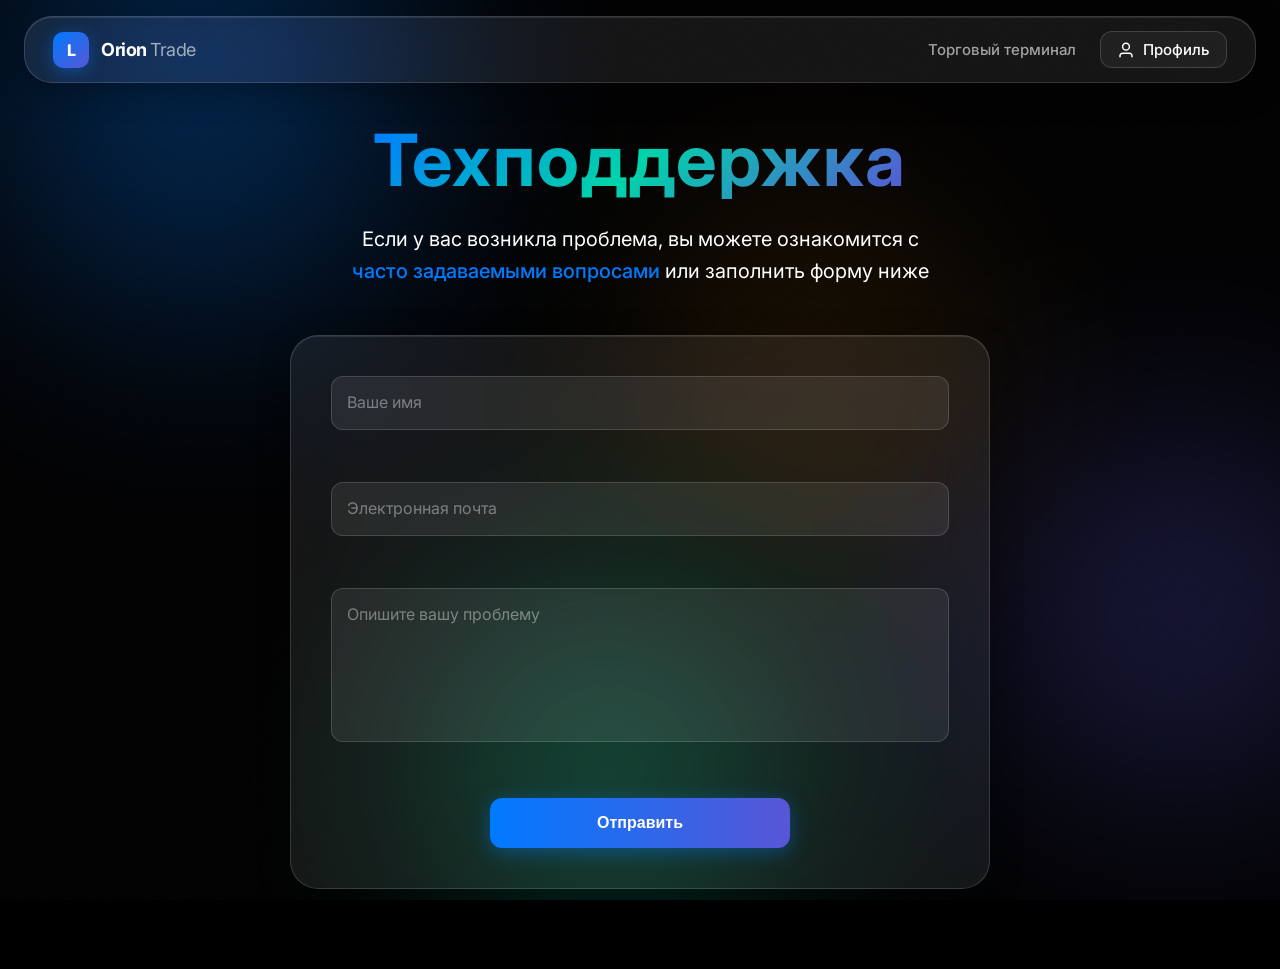
<file: technical-support.html>
<!DOCTYPE html>
<html>
    <head>
        <meta charset="UTF-8">
        <meta name="viewport" content="width=device-width, initial-scale=1.0">
        <title>Техподдержка Orion Trade</title>
        <link href="https://fonts.googleapis.com/css2?family=Inter:wght@300;400;500;600;700;800;900&display=swap" rel="stylesheet">
        <link rel="stylesheet" href="css/technical-support.css">
        <script defer src="scripts/technical-support-script.js"></script>
    </head>
    <body>
        <div class="ambient-bg">
            <div class="ambient-orb"></div>
            <div class="ambient-orb"></div>
            <div class="ambient-orb"></div>
            <div class="ambient-orb"></div>
        </div>
        <div class="noise-overlay"></div>
        <header class="glass" id="header">
            <a href="index.html" class="logo">
                <div class="logo-icon">L</div>
                <div class="logo-text">Orion <span>Trade</span></div>
            </a>
            <nav class="nav-menu">
                <a href="terminal.html" class="nav-link">Торговый терминал</a>
                <a href="profile.html" class="nav-link profile-link">
                    <svg class="profile-icon" viewBox="0 0 24 24" fill="none" xmlns="http://w3.org">
                        <path d="M20 21C20 19.6044 20 18.9067 19.7578 18.3578C19.4322 17.6194 18.8413 17.0285 18.1029 16.7029C17.554 16.4607 16.8562 16.4607 15.4607 16.4607H8.53934C7.14378 16.4607 6.446 16.4607 5.89711 16.7029C5.15873 17.0285 4.56779 17.6194 4.24221 18.3578C4 18.9067 4 19.6044 4 21M16.5 7.5C16.5 9.98528 14.4853 12.0 12 12.0C9.51472 12.0 7.5 9.98528 7.5 7.5C7.5 5.01472 9.51472 3.0 12 3.0C14.4853 3.0 16.5 5.01472 16.5 7.5Z" stroke="currentColor" stroke-width="2" stroke-linecap="round" stroke-linejoin="round"/>
                    </svg>
                    <span>Профиль</span>
                </a>
            </nav>
        </header>
        <div class="support">
            <h1>Техподдержка</h1>
            <p>Если у вас возникла проблема, вы можете ознакомится с <a href="index.html" class="frequently-asked-questions">часто задаваемыми вопросами</a> или заполнить форму ниже</p>
            <form class="support-form glass" onsubmit="handleSubmit(event)" novalidate>
                <div class="input-group">
                    <input type="text" id="userName" required placeholder=" ">
                    <label for="userName">Ваше имя</label>
                    <span class="error-message"></span>
                </div>
                <div class="input-group">
                    <input type="email" id="userEmail" required placeholder=" ">
                    <label for="userEmail">Электронная почта</label>
                    <span class="error-message"></span>
                </div>
                <div class="input-group">
                    <textarea id="userMessage" required placeholder=" " rows="6"></textarea>
                    <label for="userMessage">Опишите вашу проблему</label>
                    <span class="error-message"></span>
                </div>
                <button type="submit" class="submit-btn">
                    <span>Отправить</span>
                </button>
            </form>
        </div>
    </body>
</html>
</file>
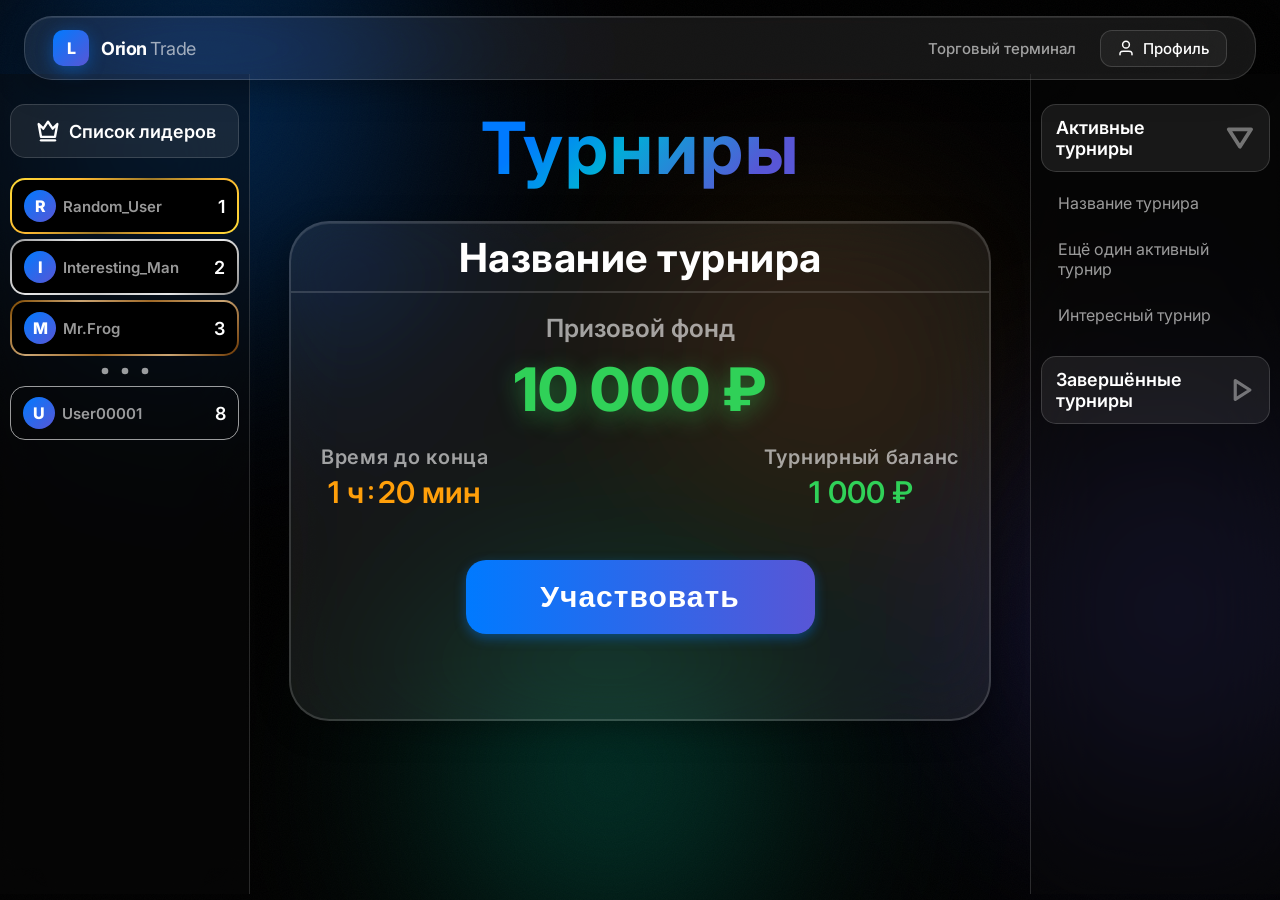
<file: tournaments.html>
<!DOCTYPE html>
<html>
    <head>
        <meta charset="UTF-8">
        <meta name="viewport" content="width=device-width, initial-scale=1.0">
        <title>Турниры Orion Trade</title>
        <link href="https://fonts.googleapis.com/css2?family=Inter:wght@300;400;500;600;700;800;900&display=swap" rel="stylesheet">
        <link rel="stylesheet" href="css/tournaments.css">
        <script defer src="scripts/tournaments-script.js"></script>
    </head>
    <body>
        <div class="ambient-bg">
            <div class="ambient-orb"></div>
            <div class="ambient-orb"></div>
            <div class="ambient-orb"></div>
            <div class="ambient-orb"></div>
        </div>
        <div class="noise-overlay"></div>
        <header class="glass" id="header">
            <a href="index.html" class="logo">
                <div class="logo-icon">L</div>
                <div class="logo-text">Orion <span>Trade</span></div>
            </a>
            <nav class="nav-menu">
                <a href="terminal.html" class="nav-link">Торговый терминал</a>
                <a href="profile.html" class="nav-link profile-link">
                    <svg class="profile-icon" viewBox="0 0 24 24" fill="none" xmlns="http://w3.org">
                        <path
                            d="M20 21C20 19.6044 20 18.9067 19.7578 18.3578C19.4322 17.6194 18.8413 17.0285 18.1029 16.7029C17.554 16.4607 16.8562 16.4607 15.4607 16.4607H8.53934C7.14378 16.4607 6.446 16.4607 5.89711 16.7029C5.15873 17.0285 4.56779 17.6194 4.24221 18.3578C4 18.9067 4 19.6044 4 21M16.5 7.5C16.5 9.98528 14.4853 12.0 12 12.0C9.51472 12.0 7.5 9.98528 7.5 7.5C7.5 5.01472 9.51472 3.0 12 3.0C14.4853 3.0 16.5 5.01472 16.5 7.5Z"
                            stroke="currentColor" stroke-width="2" stroke-linecap="round" stroke-linejoin="round" />
                    </svg>
                    <span>Профиль</span>
                </a>
            </nav>
        </header>
        <div class="tournament">
            <div class="left-bar panel">
                <div class="block">
                    <div class="block-title">
                        <svg class="crown-icon" viewBox="0 0 24 24" fill="none" xmlns="http://w3.org">
                            <path d="M4 6l2 11h12l2-11-4 4-4-6-4 6-4-4z" 
                                stroke="currentColor" 
                                stroke-width="2" 
                                stroke-linecap="round" 
                                stroke-linejoin="round" />
                            <path d="M6 20h12" 
                                stroke="currentColor" 
                                stroke-width="2" 
                                stroke-linecap="round" 
                                stroke-linejoin="round" />
                        </svg>
                        <span>Список лидеров</span>
                    </div>
                </div>
                <ul class="block-list">
                    <li class="list-element first">
                        <div class="user-position">
                            <div class="block-title">
                                <div class="user-avatar">R</div>
                                <div class="user-name">Random_User</div>
                            </div>
                             <span class="position">1</span>
                        </div>
                    </li>
                    <li class="list-element second">
                        <div class="user-position">
                            <div class="block-title">
                                <div class="user-avatar">I</div>
                                <div class="user-name">Interesting_Man</div>
                            </div>
                            <span class="position">2</span>
                        </div>
                    </li>
                    <li class="list-element third">
                        <div class="user-position">
                            <div class="block-title">
                                <div class="user-avatar">M</div>
                                <div class="user-name">Mr.Frog</div>
                            </div>
                            <span class="position">3</span>
                        </div>
                    </li>
                    <div class="separator">
                        <svg class="dot-icon" viewBox="0 0 24 24" fill="none" xmlns="http://w3.org">
                            <circle cx="12" cy="12" r="4" fill="currentColor" />
                        </svg>
                        <svg class="dot-icon" viewBox="0 0 24 24" fill="none" xmlns="http://w3.org">
                            <circle cx="12" cy="12" r="4" fill="currentColor" />
                        </svg>
                        <svg class="dot-icon" viewBox="0 0 24 24" fill="none" xmlns="http://w3.org">
                            <circle cx="12" cy="12" r="4" fill="currentColor" />
                        </svg>
                    </div>
                    <li class="list-element">
                        <div class="user-position">
                            <div class="block-title">
                                <div class="user-avatar">U</div>
                                <div class="user-name">User00001</div>
                            </div>
                            <span class="position">8</span>
                        </div>
                    </li>
                </ul>
            </div>
            <div class="main panel">
                <h1>Турниры</h1>
                <div class="tournament-card glass">
                    <div class="tournament-header">
                        <h2>Название турнира</h2>
                    </div>
                    <div class="prize-fund">
                        <p>Призовой фонд</p>
                        <div>10 000 ₽</div>
                    </div>
                    <div class="tournament-statistics">
                        <div class="time-left">
                            <p>Время до конца</p>
                            <div class="time">
                                <span>1 ч</span>
                                <div class="time-separator">
                                    <svg class="time-dot-icon" viewBox="0 0 8 8" fill="none" xmlns="http://w3.org">
                                        <circle cx="4" cy="4" r="4" fill="currentColor" />
                                    </svg>
                                    <svg class="time-dot-icon" viewBox="0 0 8 8" fill="none" xmlns="http://w3.org">
                                        <circle cx="4" cy="4" r="4" fill="currentColor" />
                                    </svg>
                                </div>
                                <span>20 мин</span>
                            </div>
                        </div>
                        <div class="tournament-balance">
                            <p>Турнирный баланс</p>
                            <div>1 000 ₽</div>
                        </div>
                    </div>
                    <div class="button-container">
                        <button class="join-bth">Участвовать</button>
                    </div>
                </div>
            </div>
            <div class="right-bar">
                <div class="drop-down-list">
                    <button class="right-block open">
                        <div class="drop-down-block">
                            <div class="block-title">
                                <span>Активные турниры</span>
                            </div>
                            <svg class="arrow" viewBox="0 0 24 24" fill="none" xmlns="http://w3.org">
                                <path d="M5 3l14 9-14 9V3z" fill="none" stroke="currentColor" stroke-width="3"
                                    stroke-linecap="round" stroke-linejoin="round" />
                            </svg>
                        </div>
                    </button>
                    <ul class="submenu open">
                        <div class="submenu-wrapper"></div>
                        <li class="completed-tournament">Название турнира</li>
                        <li class="completed-tournament">Ещё один активный турнир</li>
                        <li class="completed-tournament">Интересный турнир</li>
                    </ul>
                </div>
                <div class="drop-down-list">
                    <button class="right-block">
                        <div class="drop-down-block">
                            <div class="block-title">
                                <span>Завершённые турниры</span>
                            </div>
                            <svg class="arrow" viewBox="0 0 24 24" fill="none" xmlns="http://w3.org">
                                <path d="M5 3l14 9-14 9V3z" fill="none" stroke="currentColor" stroke-width="3"
                                    stroke-linecap="round" stroke-linejoin="round" />
                            </svg>
                        </div>
                    </button>
                    <ul class="submenu">
                        <div class="submenu-wrapper"></div>
                        <li class="completed-tournament">Самый первый турнир</li>
                        <li class="completed-tournament">Ещё один турнир</li>
                        <li class="completed-tournament">Легендарный турнир</li>
                        <li class="completed-tournament">Ещё один заурядный турнир</li>
                        <li class="completed-tournament">Ещё один заурядный турнир</li>
                        <li class="completed-tournament">Ещё один заурядный турнир</li>
                        <li class="completed-tournament">Последний завершённый турнир</li>
                    </ul>
                </div>
            </div>
        </div>
    </body>
</html>
</file>
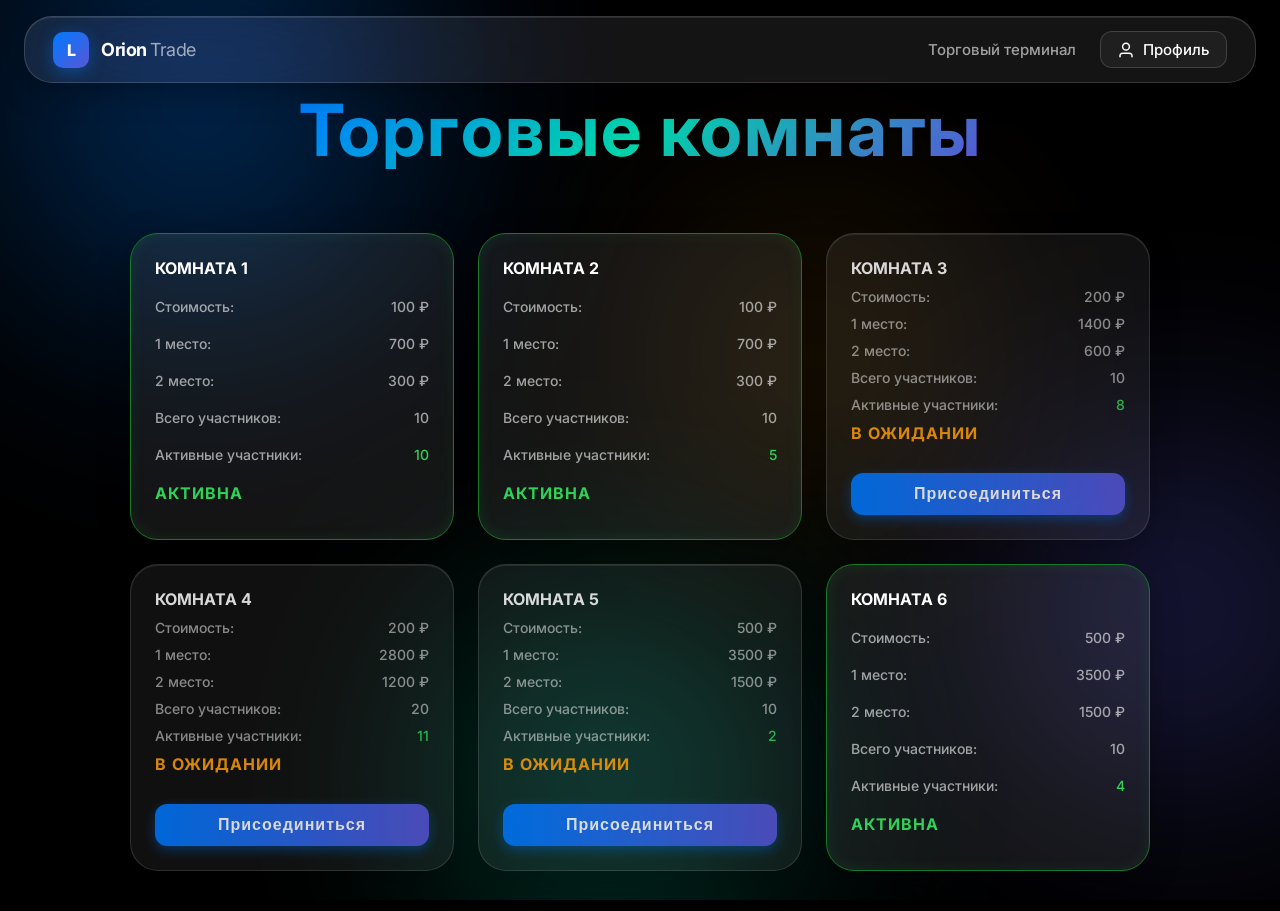
<file: trading-rooms.html>
<!DOCTYPE html>
<html>
    <head>
        <meta charset="UTF-8">
        <meta name="viewport" content="width=device-width, initial-scale=1.0">
        <title>Торговые комнаты Orion Trade</title>
        <link href="https://fonts.googleapis.com/css2?family=Inter:wght@300;400;500;600;700;800;900&display=swap" rel="stylesheet">
        <link rel="stylesheet" href="css/trading-rooms.css">
    </head>
    <body>
        <div class="ambient-bg">
            <div class="ambient-orb"></div>
            <div class="ambient-orb"></div>
            <div class="ambient-orb"></div>
            <div class="ambient-orb"></div>
        </div>
        <div class="noise-overlay"></div>
        <header class="glass" id="header">
            <a href="index.html" class="logo">
                <div class="logo-icon">L</div>
                <div class="logo-text">Orion <span>Trade</span></div>
            </a>
            <nav class="nav-menu">
                <a href="terminal.html" class="nav-link">Торговый терминал</a>
                <a href="profile.html" class="nav-link profile-link">
                    <svg class="profile-icon" viewBox="0 0 24 24" fill="none" xmlns="http://w3.org">
                        <path d="M20 21C20 19.6044 20 18.9067 19.7578 18.3578C19.4322 17.6194 18.8413 17.0285 18.1029 16.7029C17.554 16.4607 16.8562 16.4607 15.4607 16.4607H8.53934C7.14378 16.4607 6.446 16.4607 5.89711 16.7029C5.15873 17.0285 4.56779 17.6194 4.24221 18.3578C4 18.9067 4 19.6044 4 21M16.5 7.5C16.5 9.98528 14.4853 12.0 12 12.0C9.51472 12.0 7.5 9.98528 7.5 7.5C7.5 5.01472 9.51472 3.0 12 3.0C14.4853 3.0 16.5 5.01472 16.5 7.5Z" stroke="currentColor" stroke-width="2" stroke-linecap="round" stroke-linejoin="round"/>
                    </svg>
                    <span>Профиль</span>
                </a>
            </nav>
        </header>
        <div class="rooms">
            <h1>Торговые комнаты</h1>
            <div class="set-of-rooms">
                <div class="room glass active-room">
                    <p>Комната 1</p>
                    <div>Стоимость: <span>100 ₽</span></div>
                    <div>1 место: <span>700 ₽</span></div>
                    <div>2 место: <span>300 ₽</span></div>
                    <div>Всего участников: <span>10</span></div>
                    <div>Активные участники: <span class="participants">10</span></div>
                    <div class="room-status">Активна</div>
                    <button class="join-btn">Присоединиться</button>
                </div>
                <div class="room glass active-room">
                    <p>Комната 2</p>
                    <div>Стоимость: <span>100 ₽</span></div>
                    <div>1 место: <span>700 ₽</span></div>
                    <div>2 место: <span>300 ₽</span></div>
                    <div>Всего участников: <span>10</span></div>
                    <div>Активные участники: <span class="participants">5</span></div>
                    <div class="room-status">Активна</div>
                    <button class="join-btn">Присоединиться</button>
                </div>
                <div class="room glass waiting-room">
                    <p>Комната 3</p>
                    <div>Стоимость: <span>200 ₽</span></div>
                    <div>1 место: <span>1400 ₽</span></div>
                    <div>2 место: <span>600 ₽</span></div>
                    <div>Всего участников: <span>10</span></div>
                    <div>Активные участники: <span class="participants">8</span></div>
                    <div class="room-status">В ожидании</div>
                    <button class="join-btn">Присоединиться</button>
                </div>
                <div class="room glass waiting-room">
                    <p>Комната 4</p>
                    <div>Стоимость: <span>200 ₽</span></div>
                    <div>1 место: <span>2800 ₽</span></div>
                    <div>2 место: <span>1200 ₽</span></div>
                    <div>Всего участников: <span>20</span></div>
                    <div>Активные участники: <span class="participants">11</span></div>
                    <div class="room-status">В ожидании</div>
                    <button class="join-btn">Присоединиться</button>
                </div>
                <div class="room glass waiting-room">
                    <p>Комната 5</p>
                    <div>Стоимость: <span>500 ₽</span></div>
                    <div>1 место: <span>3500 ₽</span></div>
                    <div>2 место: <span>1500 ₽</span></div>
                    <div>Всего участников: <span>10</span></div>
                    <div>Активные участники: <span class="participants">2</span></div>
                    <div class="room-status">В ожидании</div>
                    <button class="join-btn">Присоединиться</button>
                </div>
                <div class="room glass active-room">
                    <p>Комната 6</p>
                    <div>Стоимость: <span>500 ₽</span></div>
                    <div>1 место: <span>3500 ₽</span></div>
                    <div>2 место: <span>1500 ₽</span></div>
                    <div>Всего участников: <span>10</span></div>
                    <div>Активные участники: <span class="participants">4</span></div>
                    <div class="room-status">Активна</div>
                    <button class="join-btn">Присоединиться</button>
                </div>
            </div>
        </div>
        <script>
            window.addEventListener('scroll', () => {
                document.getElementById('header').classList.toggle('scrolled', window.scrollY > 50);
            });
        </script>
    </body>
</html>
</file>
<file: css/forum.css>
:root {
    --glass-bg: rgba(255, 255, 255, 0.08);
    --glass-bg-hover: rgba(255, 255, 255, 0.12);
    --glass-border: rgba(255, 255, 255, 0.15);
    --glass-border-light: rgba(255, 255, 255, 0.25);
    --glass-shadow: rgba(0, 0, 0, 0.3);
    --accent: #007AFF;
    --accent-glow: rgba(0, 122, 255, 0.4);
    --accent-secondary: #5856D6;
    --accent-tertiary: #00D4AA;
    --accent-quaternary: #FF9F0A;
    --green: #30D158;
    --red: #FF453A;
    --orange: #FF9F0A;
    --light-blue: #00add8;
    --text-primary: #ffffff;
    --text-secondary: rgba(255, 255, 255, 0.6);
    --text-tertiary: rgba(255, 255, 255, 0.4);
    --bg-deep: #000000;
    --radius-sm: 12px;
    --radius-md: 20px;
    --radius-lg: 28px;
    --radius-xl: 40px;
    --header-h: 64px;
}

*,
*::before,
*::after {
    margin: 0;
    padding: 0;
    box-sizing: border-box;
}

html {
    scroll-behavior: smooth;
}

body {
    font-family: 'Inter', -apple-system, BlinkMacSystemFont, sans-serif;
    background: var(--bg-deep);
    color: var(--text-primary);
    overflow-x: hidden;
    -webkit-font-smoothing: antialiased;
    -moz-osx-font-smoothing: grayscale;
}

/* --- AMBIENT BACKGROUND --- */
.ambient-bg {
    position: fixed;
    inset: 0;
    z-index: -1;
    overflow: hidden;
}

.ambient-orb {
    position: absolute;
    border-radius: 50%;
    filter: blur(120px);
    opacity: 0.5;
    animation: float 20s ease-in-out infinite;
}

.ambient-orb:nth-child(1) {
    width: 600px;
    height: 600px;
    background: radial-gradient(circle, var(--accent) 0%, transparent 70%);
    top: -200px;
    left: -100px;
    animation-delay: 0s;
}

.ambient-orb:nth-child(2) {
    width: 500px;
    height: 500px;
    background: radial-gradient(circle, var(--accent-secondary) 0%, transparent 70%);
    top: 40%;
    right: -150px;
    animation-delay: -7s;
}

.ambient-orb:nth-child(3) {
    width: 450px;
    height: 450px;
    background: radial-gradient(circle, var(--accent-tertiary) 0%, transparent 70%);
    bottom: -100px;
    left: 30%;
    animation-delay: -14s;
}

.ambient-orb:nth-child(4) {
    width: 350px;
    height: 350px;
    background: radial-gradient(circle, var(--accent-quaternary) 0%, transparent 70%);
    top: 20%;
    left: 50%;
    animation-delay: -3s;
    opacity: 0.3;
}

@keyframes float {

    0%,
    100% {
        transform: translate(0, 0) scale(1);
    }

    25% {
        transform: translate(50px, -30px) scale(1.05);
    }

    50% {
        transform: translate(-30px, 50px) scale(0.95);
    }

    75% {
        transform: translate(40px, 20px) scale(1.02);
    }
}

.noise-overlay {
    position: fixed;
    inset: 0;
    z-index: 0;
    opacity: 0.03;
    pointer-events: none;
    background-image: url("data:image/svg+xml,%3Csvg viewBox='0 0 256 256' xmlns='http://www.w3.org/2000/svg'%3E%3Cfilter id='noise'%3E%3CfeTurbulence type='fractalNoise' baseFrequency='0.9' numOctaves='4' stitchTiles='stitch'/%3E%3C/filter%3E%3Crect width='100%25' height='100%25' filter='url(%23noise)'/%3E%3C/svg%3E");
    background-repeat: repeat;
    background-size: 256px 256px;
}

.glass {
    background: var(--glass-bg);
    backdrop-filter: blur(40px) saturate(180%);
    -webkit-backdrop-filter: blur(40px) saturate(180%);
    border: 1px solid var(--glass-border);
    box-shadow: 0 8px 32px var(--glass-shadow), inset 0 1px 0 rgba(255, 255, 255, 0.1);
}

.glass-strong {
    background: rgba(255, 255, 255, 0.12);
    backdrop-filter: blur(60px) saturate(200%);
    -webkit-backdrop-filter: blur(60px) saturate(200%);
    border: 1px solid rgba(255, 255, 255, 0.2);
    box-shadow: 0 12px 48px rgba(0, 0, 0, 0.4), inset 0 1px 0 rgba(255, 255, 255, 0.15);
}

header {
    position: fixed;
    top: 16px;
    left: 50%;
    transform: translateX(-50%);
    width: calc(100% - 48px);
    height: var(--header-h);
    max-width: 1600px;
    padding: 14px 28px;
    display: flex;
    justify-content: space-between;
    align-items: center;
    z-index: 1000;
    border-radius: var(--radius-lg);
    transition: all 0.4s cubic-bezier(0.4, 0, 0.2, 1);
}

header.scrolled {
    top: 8px;
    width: calc(100% - 32px);
    background: rgba(20, 20, 20, 0.7);
}

.logo {
    display: flex;
    align-items: center;
    gap: 12px;
    text-decoration: none;
    color: var(--text-primary);
}

.logo-icon {
    width: 36px;
    height: 36px;
    background: linear-gradient(135deg, var(--accent), var(--accent-secondary));
    border-radius: 10px;
    display: flex;
    align-items: center;
    justify-content: center;
    font-weight: 800;
    font-size: 16px;
    box-shadow: 0 4px 16px var(--accent-glow);
}

.logo-text {
    font-weight: 700;
    font-size: 18px;
    letter-spacing: -0.5px;
}

.logo-text span {
    color: var(--text-secondary);
    font-weight: 400;
}

.nav-menu {
    display: flex;
    align-items: center;
    gap: 24px;
}

.nav-link {
    color: var(--text-secondary);
    text-decoration: none;
    font-size: 15px;
    font-weight: 500;
    transition: all 0.3s ease;
    display: flex;
    align-items: center;
    gap: 8px;
}

.nav-link:hover {
    color: var(--text-primary);
}

.profile-link {
    background: rgba(255, 255, 255, 0.05);
    border: 1px solid var(--glass-border);
    padding: 8px 16px;
    border-radius: var(--radius-sm);
    color: var(--text-primary);
}

.profile-icon {
    width: 18px;
    height: 18px;
    transition: transform 0.3s ease;
}

.profile-link:hover {
    background: var(--glass-bg-hover);
    border-color: var(--accent);
    box-shadow: 0 0 12px var(--accent-glow);
}

@keyframes fadeInUp {
    from {
        opacity: 0;
        transform: translateY(30px);
    }

    to {
        opacity: 1;
        transform: translateY(0);
    }
}

.forum {
    min-height: 100vh;
    display: flex;
    flex-direction: column;
    align-items: center;
    justify-content: flex-start;
    text-align: center;
    position: relative;
    padding: 120px 30px 80px;
    gap: 50px;
}

h1 {
    font-size: clamp(36px, 6vw, 72px);
    font-weight: 700;
    letter-spacing: 2px;
    margin-bottom: 0;
    background: linear-gradient(135deg, var(--accent) 0%, var(--light-blue) 35%, var(--accent-secondary) 65%);
    -webkit-background-clip: text;
    -webkit-text-fill-color: transparent;
    background-clip: text;
    animation: fadeInUp 0.8s ease-out 0.1s both;
}

.panel {
    display: flex;
    flex-direction: column;
    gap: 35px;
}

.left-content, .right-content {
    position: fixed;
    padding: 10px;
    top: calc(var(--header-h, 0px) + 10px);
    width: 250px;
    height: calc(100vh - (var(--header-h, 0px) + 16px));
    background: rgba(10, 10, 10, 0.4);
    backdrop-filter: blur(40px);
    -webkit-backdrop-filter: blur(40px);
    animation: fadeInUp 1s ease-out 0.8s both;
    z-index: 10;
}

.main-content {
    width: 100%;
    padding-left: 250px;
    padding-right: 250px;
    animation: fadeInUp 1s ease-out 0.5s both;
}

.left-content {
    justify-content: space-between;
    border-right: 1px solid var(--glass-border);
    left: 0;
    padding: 40px 10px;
}

.right-content {
    right: 0;
    border-left: 1px solid var(--glass-border); 
    justify-content: space-evenly;
}

.top-buttons {
    display: flex;
    flex-direction: column;
    gap: 40px;
}

.new-theme-btn {
    background: linear-gradient(90deg, var(--accent), var(--accent-secondary));
    color: var(--text-primary);
    border: none;
    padding: 10px 5px;
    border-radius: 15px;
    font-size: 18px;
    font-weight: 600;
    letter-spacing: 1px;
    cursor: pointer;
    width: 100%;
    display: flex;
    align-items: center;
    justify-content: space-around;
    margin-top: 10px;
    transition: all 0.3s ease;
}

.new-theme-btn:hover {
    box-shadow: 0 6px 24px var(--accent-glow);
    filter: brightness(1.1);
}

.plus-icon {
    width: 28px;
    height: 28px;
}

.folder-icon, .trend-icon, .best-users-icon {
    width: 28px;
    height: 28px;
}

.arrow {
    width: 18px;
    height: 18px;
}

.history-icon {
    width: 20px;
    height: 20px;
}

.settings-icon {
    width: 20px;
    height: 20px;
}

.block {
    background: var(--glass-bg);
    border: 1px solid var(--glass-border);
    border-radius: 15px;
    padding: 12px 14px;
    cursor: pointer;
    display: flex;
    justify-content: space-between;
    align-items: center;
    font-weight: 600;
    font-size: 16px;
    color: var(--text-primary);
    width: 100%;
    font-family: inherit;
    transition: all 0.3s;
}

.block .arrow {
    transition: transform 0.3s;
    font-size: 10px;
    color: var(--text-tertiary);
}

.block.open .arrow {
    transform: rotate(90deg);
}

.block:hover {
    background: var(--glass-bg-hover);
}

.drop-down-block {
    width: 100%;
    display: flex;
    justify-content: space-between;
    align-items: center;
}

.block-title {
    display: flex;
    align-items: center;
    gap: 7px;
}

.submenu {
    display: flex;
    flex-direction: column;
    gap: 4px;
    padding-left: 4px;
    max-height: 0;
    opacity: 0;
    transform: translateY(-20px); 
    overflow: hidden;
    transition: max-height 0.4s ease-in-out, 
                opacity 0.3s ease-out, 
                transform 0.4s ease-out, 
                margin-top 0.4s;
}

.submenu.open {
    max-height: 500px; 
    opacity: 1;
    margin-top: 6px;
    transform: translateY(0); 
}

.submenu-wrapper {
    min-height: 0;
}

.category, .popular-tag, .best-user {
    background: transparent;
    border: 1px solid transparent;
    border-radius: 15px;
    padding: 10px 12px;
    display: flex;
    align-items: center;
    gap: 10px;
    font-size: 14px;
    color: var(--text-secondary);
    cursor: pointer;
    width: 100%;
    font-family: inherit;
    text-align: left;
    transition: all 0.3s;
}

.category:hover, .best-user:hover {
    background: var(--glass-bg);
    color: var(--text-primary);
}

.small-profile {
    background: rgba(0, 122, 255, 0.12);
    color: var(--text-secondary);
    border-color: rgba(0, 122, 255, 0.2);
    border: 1px solid var(--glass-border);
    padding: 10px 15px;
    border-radius: 15px;
    font-size: 14px;
    font-weight: 600;
    letter-spacing: 1px;
    cursor: pointer;
    width: 100%;
    display: flex;
    align-items: center;
    justify-content: space-between;
    gap: 10px;
    transition: all 0.3s;
}

.small-profile:hover {
    background: rgba(0, 123, 255, 0.25);;
}

.small-profile-avatar {
    width: 35px;
    height: 35px;
    background: linear-gradient(135deg, var(--accent), var(--accent-secondary));
    border-radius: 100px;
    display: flex;
    align-items: center;
    justify-content: center;
    font-weight: 800;
    font-size: 16px;
    color: var(--text-primary);
}

.search-engine {
    position: relative;
    margin-bottom: 24px;
    width: 100%;
    display: flex;
    align-items: center;
}

.search-icon {
    position: absolute;
    right: 16px;
    width: 30px;
    height: 30px;
    color: #6e6e6e;
    pointer-events: none;
    transition: opacity 0.3s ease, visibility 0.3s ease;
}

.search-engine input {
    resize: none;
    width: 100%;
    padding: 16px;
    background: var(--glass-bg-hover);
    border: 1px solid var(--glass-border);
    border-radius: 15px;
    color: var(--text-primary);
    font-family: inherit;
    font-size: 16px;
    outline: none;
    transition: all 0.3s ease;
}

.search-engine input:focus {
    border-color: var(--accent);
    background: var(--glass-bg-hover);
    box-shadow: 0 0 15px var(--accent-glow);
}

.search-engine label {
    position: absolute;
    left: 16px;
    top: 16px;
    color: var(--text-tertiary);
    pointer-events: none;
    transition: all 0.3s ease;
}

.search-engine input:focus ~ label,
.search-engine input:not(:placeholder-shown) ~ label {
    top: -20px;
    left: 4px;
    font-size: 12px;
    color: var(--accent);
}

.search-engine input:focus ~ .search-icon,
.search-engine input:not(:placeholder-shown) ~ .search-icon {
    opacity: 0;
    visibility: hidden;
}

.filter-container {
    list-style-type: none;
    display: flex;
    justify-content: flex-start;
    gap: 15px
}

.filter-btn {
    font-size: 16px;
    letter-spacing: 0.5px;
    color: var(--text-secondary);
    padding: 8px 20px;
    border-radius: var(--radius-md);
    background: transparent;
    cursor: pointer;
    transition: all 0.3s ease;
}

.filter-btn:hover {
    background: var(--glass-bg);
    color: var(--text-primary);
}

.filter-btn.active {
    background: linear-gradient(90deg, var(--accent), var(--accent-secondary));
    color: var(--text-primary);
    box-shadow: 0 6px 24px var(--accent-glow);
    filter: brightness(1.1);
}

.post-card {
    border-radius: var(--radius-md);
    padding: 10px;
    display: flex;
    flex-direction: column;
    gap: 7px;
    transition: all 0.3s ease;
}

.post-card:hover {
    transform: translateY(-3px);
    background: var(--glass-bg-hover);
    border-color: var(--accent);
}

.metadata {
    display: flex;
    align-items: center;
    justify-content: space-between;
    color: var(--text-secondary);
    font-size: 14px;
    margin-bottom: 15px;
}

.meta-left {
    display: flex;
    align-items: center;
    gap: 10px;
}

.user {
    display: flex;
    align-items: center;
    gap: 7px;
    border-radius: var(--radius-sm);
    cursor: pointer;
    transition: all 0.3s ease;
}

.user:hover {
    color: var(--accent);
}

.user-avatar {
    width: 32px;
    height: 32px;
    background: linear-gradient(135deg, var(--accent), var(--accent-secondary));
    border-radius: 100px;
    display: flex;
    align-items: center;
    justify-content: center;
    font-weight: 800;
    font-size: 16px;
    color: var(--text-primary);
}

.user-name {
    font-weight: 600;
    font-size: 15px;
}

.meta-separator {
    color: var(--text-tertiary);
    font-size: 12px;
}

.post-category {
    color: var(--accent);
    text-decoration: none;
    font-size: 15px;
    font-weight: 600;
    cursor: pointer;
    position: relative;
    display: inline-block;
    margin-right: 5px;
    transition: color 0.3s ease, text-shadow 0.3s ease;
}

.post-category::after {
    content: '';
    position: absolute;
    width: 100%;
    transform: scaleX(0);
    height: 2px;
    bottom: -5px;
    left: 0;
    background: linear-gradient(90deg, var(--accent), var(--accent-secondary));
    transform-origin: bottom center;
    transition: transform 0.3s ease;
}

.post-category:hover {
    color: var(--text-primary);
    text-shadow: 0 0 12px var(--accent-glow);
}

.post-category:hover::after {
    transform: scaleX(1);
}

.main-content h2 {
    font-size: 22px;
    font-weight: 700;
    letter-spacing: 1px;
    margin-bottom: 7px;
}

.tag-list {
    list-style-type: none;
    display: flex;
    justify-content: flex-start;
    gap: 15px
}

.tag-list li {
    font-size: 12px;
    color: var(--text-tertiary);
    color: rgba(255, 255, 255, 0.4);
    cursor: pointer;
    transition: all 0.3s ease;
    margin-bottom: 7px;
}

.tag-list li:hover {
    color: var(--accent);
}

.main-content p {
    font-size: 14px;
    line-height: 1.5;
    text-align: left;
    color: var(--text-secondary);
    display: -webkit-box;
    -webkit-line-clamp: 2;
    line-clamp: 2;
    -webkit-box-orient: vertical;  
    overflow: hidden;
    word-break: break-word;
    max-height: calc(14px * 1.5 * 2);
    margin-bottom: 15px;
}

.post-footer {
    display: flex;
    align-items: center;
    justify-content: space-between;
    font-size: 14px;
    color: var(--text-secondary);
}

.footer-left {
    display: flex;
    align-items: center;
    gap: 15px;
}

.footer-pill {
    background: var(--glass-bg);
    border: none;
    padding: 6px 14px; 
    border-radius: var(--radius-md); 
    display: flex;
    align-items: center;
    gap: 7px; 
    font-weight: 600;
    font-size: 14px;
    color: var(--text-secondary);
    cursor: pointer;
    transition: all 0.3s ease;
}

.footer-pill:hover {
    background: var(--glass-bg-hover);
    color: var(--text-primary);
}

.comments-icon {
    width: 23px;
    height: 23px;
}

.heart-icon {
    width: 23px;
    height: 23px;
}

.footer-pill.active .heart-icon {
    fill: url(#heart-gradient);
    filter: drop-shadow(0 6px 12px var(--accent-glow));
}

.footer-pill.active {
    color: var(--text-primary);
}

.views {
    display: flex;
    align-items: center;
    gap: 7px;
    margin-right: 10px;
}

.popular-tag {
    font-size: 16px;
}

.popular-tag:hover {
    color: var(--accent);
}

.best-user {
    justify-content: space-between;
}
</file>
<file: css/technical-support.css>
:root {
    --glass-bg: rgba(255, 255, 255, 0.08);
    --glass-bg-hover: rgba(255, 255, 255, 0.12);
    --glass-border: rgba(255, 255, 255, 0.15);
    --glass-border-light: rgba(255, 255, 255, 0.25);
    --glass-shadow: rgba(0, 0, 0, 0.3);
    --accent: #007AFF;
    --accent-glow: rgba(0, 122, 255, 0.4);
    --accent-secondary: #5856D6;
    --accent-tertiary: #00D4AA;
    --accent-quaternary: #FF9F0A;
    --green: #30D158;
    --red: #FF453A;
    --orange: #FF9F0A;
    --text-primary: #ffffff;
    --text-secondary: rgba(255, 255, 255, 0.6);
    --text-tertiary: rgba(255, 255, 255, 0.4);
    --bg-deep: #000000;
    --radius-sm: 12px;
    --radius-md: 20px;
    --radius-lg: 28px;
    --radius-xl: 40px;
}

*,
*::before,
*::after {
    margin: 0;
    padding: 0;
    box-sizing: border-box;
}

html {
    scroll-behavior: smooth;
}

body {
    font-family: 'Inter', -apple-system, BlinkMacSystemFont, sans-serif;
    background: var(--bg-deep);
    color: var(--text-primary);
    overflow-x: hidden;
    -webkit-font-smoothing: antialiased;
    -moz-osx-font-smoothing: grayscale;
}

/* --- AMBIENT BACKGROUND --- */
.ambient-bg {
    position: fixed;
    inset: 0;
    z-index: -1;
    overflow: hidden;
}

.ambient-orb {
    position: absolute;
    border-radius: 50%;
    filter: blur(120px);
    opacity: 0.5;
    animation: float 20s ease-in-out infinite;
}

.ambient-orb:nth-child(1) {
    width: 600px;
    height: 600px;
    background: radial-gradient(circle, var(--accent) 0%, transparent 70%);
    top: -200px;
    left: -100px;
    animation-delay: 0s;
}

.ambient-orb:nth-child(2) {
    width: 500px;
    height: 500px;
    background: radial-gradient(circle, var(--accent-secondary) 0%, transparent 70%);
    top: 40%;
    right: -150px;
    animation-delay: -7s;
}

.ambient-orb:nth-child(3) {
    width: 450px;
    height: 450px;
    background: radial-gradient(circle, var(--accent-tertiary) 0%, transparent 70%);
    bottom: -100px;
    left: 30%;
    animation-delay: -14s;
}

.ambient-orb:nth-child(4) {
    width: 350px;
    height: 350px;
    background: radial-gradient(circle, var(--accent-quaternary) 0%, transparent 70%);
    top: 20%;
    left: 50%;
    animation-delay: -3s;
    opacity: 0.3;
}

@keyframes float {

    0%,
    100% {
        transform: translate(0, 0) scale(1);
    }

    25% {
        transform: translate(50px, -30px) scale(1.05);
    }

    50% {
        transform: translate(-30px, 50px) scale(0.95);
    }

    75% {
        transform: translate(40px, 20px) scale(1.02);
    }
}

.noise-overlay {
    position: fixed;
    inset: 0;
    z-index: 0;
    opacity: 0.03;
    pointer-events: none;
    background-image: url("data:image/svg+xml,%3Csvg viewBox='0 0 256 256' xmlns='http://www.w3.org/2000/svg'%3E%3Cfilter id='noise'%3E%3CfeTurbulence type='fractalNoise' baseFrequency='0.9' numOctaves='4' stitchTiles='stitch'/%3E%3C/filter%3E%3Crect width='100%25' height='100%25' filter='url(%23noise)'/%3E%3C/svg%3E");
    background-repeat: repeat;
    background-size: 256px 256px;
}

.support {
    min-height: 100vh;
    display: flex;
    flex-direction: column;
    align-items: center;
    justify-content: center;
    padding: 120px 24px 80px;
    text-align: center;
    position: relative;
}

.support h1 {
    font-size: clamp(36px, 6vw, 72px);
    font-weight: 700;
    line-height: 1.1;
    letter-spacing: 2px;
    margin-bottom: 24px;
    background: linear-gradient(135deg, var(--accent) 0%, var(--accent-tertiary) 50%, var(--accent-secondary) 100%);
    -webkit-background-clip: text;
    -webkit-text-fill-color: transparent;
    background-clip: text;
    animation: fadeInUp 0.8s ease-out 0.1s both;
}

@keyframes fadeInUp {
    from {
        opacity: 0;
        transform: translateY(30px);
    }

    to {
        opacity: 1;
        transform: translateY(0);
    }
}

.glass {
    background: var(--glass-bg);
    backdrop-filter: blur(40px) saturate(180%);
    -webkit-backdrop-filter: blur(40px) saturate(180%);
    border: 1px solid var(--glass-border);
    box-shadow: 0 8px 32px var(--glass-shadow), inset 0 1px 0 rgba(255, 255, 255, 0.1);
}

header {
    position: fixed;
    top: 16px;
    left: 50%;
    transform: translateX(-50%);
    width: calc(100% - 48px);
    max-width: 1400px;
    padding: 14px 28px;
    display: flex;
    justify-content: space-between;
    align-items: center;
    z-index: 1000;
    border-radius: var(--radius-lg);
    transition: all 0.4s cubic-bezier(0.4, 0, 0.2, 1);
}

.logo {
    display: flex;
    align-items: center;
    gap: 12px;
    text-decoration: none;
    color: var(--text-primary);
}

.logo-icon {
    width: 36px;
    height: 36px;
    background: linear-gradient(135deg, var(--accent), var(--accent-secondary));
    border-radius: 10px;
    display: flex;
    align-items: center;
    justify-content: center;
    font-weight: 800;
    font-size: 16px;
    box-shadow: 0 4px 16px var(--accent-glow);
}

.logo-text {
    font-weight: 700;
    font-size: 18px;
    letter-spacing: -0.5px;
}

.logo-text span {
    color: var(--text-secondary);
    font-weight: 400;
}

.nav-menu {
    display: flex;
    align-items: center;
    gap: 24px;
}

.nav-link {
    color: var(--text-secondary);
    text-decoration: none;
    font-size: 15px;
    font-weight: 500;
    transition: all 0.3s ease;
    display: flex;
    align-items: center;
    gap: 8px;
}

.nav-link:hover {
    color: var(--text-primary);
}

.profile-link {
    background: rgba(255, 255, 255, 0.05);
    border: 1px solid var(--glass-border);
    padding: 8px 16px;
    border-radius: var(--radius-sm);
    color: var(--text-primary);
}

.profile-icon {
    width: 18px;
    height: 18px;
    transition: transform 0.3s ease;
}

.profile-link:hover {
    background: var(--glass-bg-hover);
    border-color: var(--accent);
    box-shadow: 0 0 12px var(--accent-glow);
}

.support p {
    color: var(--text-primary);
    font-size: clamp(16px, 2vw, 20px);
    max-width: 600px;
    margin: 0 auto 48px;
    line-height: 1.6;
    font-weight: 400;
    animation: fadeInUp 0.8s ease-out 0.2s both;
}

.frequently-asked-questions {
    color: var(--accent);
    text-decoration: none;
    font-weight: 500;
    position: relative;
    display: inline-block;
    transition: color 0.3s ease, text-shadow 0.3s ease;
}

.frequently-asked-questions::after {
    content: '';
    position: absolute;
    width: 100%;
    transform: scaleX(0);
    height: 2px;
    bottom: -2px;
    left: 0;
    background: linear-gradient(90deg, var(--accent), var(--accent-secondary));
    transform-origin: bottom center;
    transition: transform 0.3s ease;
}

.frequently-asked-questions:hover {
    color: var(--text-primary);
    text-shadow: 0 0 12px var(--accent-glow);
}

.frequently-asked-questions:hover::after {
    transform: scaleX(1);
}

.support-form {
    width: 100%;
    max-width: 700px;
    padding: 40px;
    border-radius: var(--radius-lg);
    display: flex;
    flex-direction: column;
    align-items: center;
    gap: 28px;
    animation: fadeInUp 1s ease-out 0.5s both;
}

.input-group {
    position: relative;
    margin-bottom: 24px;
    width: 100%;
}

.input-group input,
.input-group textarea {
    resize: none;
    width: 100%;
    padding: 16px;
    background: var(--glass-bg);
    border: 1px solid var(--glass-border);
    border-radius: var(--radius-sm);
    color: var(--text-primary);
    font-family: inherit;
    font-size: 16px;
    outline: none;
    transition: all 0.3s ease;
}

.input-group input:focus,
.input-group textarea:focus {
    border-color: var(--accent);
    background: var(--glass-bg-hover);
    box-shadow: 0 0 15px var(--accent-glow);
}

.input-group label {
    position: absolute;
    left: 16px;
    top: 16px;
    color: var(--text-tertiary);
    pointer-events: none;
    transition: all 0.3s ease;
}

.input-group input:focus~label,
.input-group input:not(:placeholder-shown)~label,
.input-group textarea:focus~label,
.input-group textarea:not(:placeholder-shown)~label {
    top: -20px;
    left: 4px;
    font-size: 12px;
    color: var(--accent);
}

.submit-btn {
    background: linear-gradient(90deg, var(--accent), var(--accent-secondary));
    width: 100%;
    max-width: 300px;
    color: #ffffff;
    border: none;
    padding: 16px;
    border-radius: var(--radius-sm);
    font-size: 16px;
    font-weight: 600;
    cursor: pointer;
    position: relative;
    overflow: hidden;
    transition: all 0.3s ease;
    box-shadow: 0 4px 20px var(--accent-glow);
}

.submit-btn:hover {
    transform: translateY(-2px);
    box-shadow: 0 6px 24px var(--accent-glow);
    filter: brightness(1.1);
}

.submit-btn:active {
    transform: translateY(0);
}

.submit-btn.success {
    background: linear-gradient(90deg, var(--green) 0%, #1f9c3d 100%);
    box-shadow: 0 4px 20px rgba(48, 209, 88, 0.4);
}

.submit-btn.success:hover {
    transform: translateY(0);
    box-shadow: 0 4px 20px rgba(48, 209, 88, 0.4);
    filter: none;
}

.error-message {
    color: var(--red);
    font-size: 14px;
    position: absolute;
    bottom: -18px;
    left: 5px;
    opacity: 0;
    pointer-events: none;
    transition: opacity 0.3s ease;
}

.input-group.invalid input,
.input-group.invalid textarea {
    border-color: var(--red) !important;
    box-shadow: 0 0 8px rgba(255, 77, 77, 0.2);
}

.input-group.invalid .error-message {
    opacity: 1;
}


@media (max-width: 768px) {
    .ambient-orb {
        filter: blur(60px);
        opacity: 0.6;
    }

    .ambient-orb:nth-child(1) {
        width: 300px;
        height: 300px;
        top: -100px;
        left: -80px;
    }

    .ambient-orb:nth-child(2) {
        width: 250px;
        height: 250px;
        top: 20%;
        right: -80px;
    }

    .ambient-orb:nth-child(3) {
        width: 200px;
        height: 200px;
        bottom: -50px;
        left: 20%;
    }

    .ambient-orb:nth-child(4) {
        width: 180px;
        height: 180px;
        top: 30%;
        left: 40%;
    }

    header {
        padding: 10px 16px;
        top: 12px;
        width: calc(100% - 24px);
        border-radius: var(--radius-md);
    }

    .logo-text {
        font-size: 16px;
    }

    .logo-icon {
        width: 30px;
        height: 30px;
        font-size: 14px;
    }

    .nav-menu {
        gap: 12px;
    }

    .nav-link {
        font-size: 13px;
        gap: 4px;
    }

    .profile-link {
        padding: 6px 12px;
    }

    .profile-icon {
        width: 16px;
        height: 16px;
    }

    .support {
        padding: 100px 16px 60px;
    }

    .support h1 {
        font-size: clamp(28px, 7vw, 44px);
        margin-bottom: 16px;
    }

    .support p {
        font-size: 15px;
        margin-bottom: 32px;
        padding: 0 8px;
    }

    .support-form {
        padding: 28px 20px;
        gap: 20px;
        border-radius: var(--radius-md);
    }

    .input-group {
        margin-bottom: 20px;
    }

    .input-group input,
    .input-group textarea {
        padding: 14px 12px;
        font-size: 15px;
    }

    .input-group label {
        font-size: 14px;
        top: 14px;
        left: 12px;
    }

    .input-group input:focus~label,
    .input-group input:not(:placeholder-shown)~label,
    .input-group textarea:focus~label,
    .input-group textarea:not(:placeholder-shown)~label {
        top: -18px;
        left: 2px;
        font-size: 11px;
    }

    .submit-btn {
        padding: 14px 20px;
        font-size: 15px;
        max-width: 100%;
    }

    .error-message {
        font-size: 12px;
        bottom: -16px;
    }
}

@media (max-width: 480px) {
    .ambient-orb {
        filter: blur(40px);
        opacity: 0.6;
    }

    .ambient-orb:nth-child(1) {
        width: 200px;
        height: 200px;
        top: -60px;
        left: -50px;
    }

    .ambient-orb:nth-child(2) {
        width: 160px;
        height: 160px;
        top: 10%;
        right: -40px;
    }

    .ambient-orb:nth-child(3) {
        width: 140px;
        height: 140px;
        bottom: -30px;
        left: 10%;
    }

    .ambient-orb:nth-child(4) {
        width: 120px;
        height: 120px;
        top: 40%;
        left: 50%;
    }

    header {
        padding: 8px 12px;
        top: 8px;
        width: calc(100% - 16px);
    }

    .logo-text {
        font-size: 14px;
    }

    .logo-icon {
        width: 28px;
        height: 28px;
        font-size: 14px;
    }

    .nav-link {
        font-size: 13px;
    }

    .profile-link {
        background: rgba(255, 255, 255, 0.1);
        padding: 6px 10px;
        border: 2px solid var(--glass-border);
    }

    .profile-link span {
        display: none;
    }

    .profile-icon {
        width: 20px;
        height: 20px;
    }

    .support h1 {
        font-size: clamp(24px, 8vw, 32px);
    }

    .support p {
        font-size: 14px;
        margin-bottom: 24px;
    }

    .support-form {
        padding: 20px 12px;
        gap: 16px;
    }

    .input-group {
        margin-bottom: 16px;
    }

    .input-group input,
    .input-group textarea {
        padding: 12px 10px;
        font-size: 14px;
    }

    .input-group label {
        font-size: 13px;
        top: 12px;
        left: 10px;
    }

    .input-group input:focus~label,
    .input-group input:not(:placeholder-shown)~label,
    .input-group textarea:focus~label,
    .input-group textarea:not(:placeholder-shown)~label {
        top: -16px;
        left: 0;
        font-size: 10px;
    }

    .submit-btn {
        font-size: 14px;
    }

    .error-message {
        font-size: 11px;
    }
}
</file>
<file: css/tournaments.css>
:root {
    --glass-bg: rgba(255, 255, 255, 0.08);
    --glass-bg-hover: rgba(255, 255, 255, 0.12);
    --glass-border: rgba(255, 255, 255, 0.15);
    --glass-border-light: rgba(255, 255, 255, 0.25);
    --glass-shadow: rgba(0, 0, 0, 0.3);
    --accent: #007AFF;
    --accent-glow: rgba(0, 122, 255, 0.4);
    --accent-secondary: #5856D6;
    --accent-tertiary: #00D4AA;
    --accent-quaternary: #FF9F0A;
    --green: #30D158;
    --green-glow: #30d15871;
    --red: #FF453A;
    --orange: #FF9F0A;
    --light-blue: #00add8;
    --text-primary: #ffffff;
    --text-secondary: rgba(255, 255, 255, 0.6);
    --text-tertiary: rgba(255, 255, 255, 0.4);
    --bg-deep: #000000;
    --radius-sm: 12px;
    --radius-md: 20px;
    --radius-lg: 28px;
    --radius-xl: 40px;
    --header-h: 64px;
}

*,
*::before,
*::after {
    margin: 0;
    padding: 0;
    box-sizing: border-box;
}

html {
    scroll-behavior: smooth;
}

body {
    font-family: 'Inter', -apple-system, BlinkMacSystemFont, sans-serif;
    background: var(--bg-deep);
    color: var(--text-primary);
    overflow-x: hidden;
    -webkit-font-smoothing: antialiased;
    -moz-osx-font-smoothing: grayscale;
}

/* --- AMBIENT BACKGROUND --- */
.ambient-bg {
    position: fixed;
    inset: 0;
    z-index: -1;
    overflow: hidden;
}

.ambient-orb {
    position: absolute;
    border-radius: 50%;
    filter: blur(120px);
    opacity: 0.5;
    animation: float 20s ease-in-out infinite;
}

.ambient-orb:nth-child(1) {
    width: 600px;
    height: 600px;
    background: radial-gradient(circle, var(--accent) 0%, transparent 70%);
    top: -200px;
    left: -100px;
    animation-delay: 0s;
}

.ambient-orb:nth-child(2) {
    width: 500px;
    height: 500px;
    background: radial-gradient(circle, var(--accent-secondary) 0%, transparent 70%);
    top: 40%;
    right: -150px;
    animation-delay: -7s;
}

.ambient-orb:nth-child(3) {
    width: 450px;
    height: 450px;
    background: radial-gradient(circle, var(--accent-tertiary) 0%, transparent 70%);
    bottom: -100px;
    left: 30%;
    animation-delay: -14s;
}

.ambient-orb:nth-child(4) {
    width: 350px;
    height: 350px;
    background: radial-gradient(circle, var(--accent-quaternary) 0%, transparent 70%);
    top: 20%;
    left: 50%;
    animation-delay: -3s;
    opacity: 0.3;
}

@keyframes float {

    0%,
    100% {
        transform: translate(0, 0) scale(1);
    }

    25% {
        transform: translate(50px, -30px) scale(1.05);
    }

    50% {
        transform: translate(-30px, 50px) scale(0.95);
    }

    75% {
        transform: translate(40px, 20px) scale(1.02);
    }
}

.noise-overlay {
    position: fixed;
    inset: 0;
    z-index: 0;
    opacity: 0.03;
    pointer-events: none;
    background-image: url("data:image/svg+xml,%3Csvg viewBox='0 0 256 256' xmlns='http://www.w3.org/2000/svg'%3E%3Cfilter id='noise'%3E%3CfeTurbulence type='fractalNoise' baseFrequency='0.9' numOctaves='4' stitchTiles='stitch'/%3E%3C/filter%3E%3Crect width='100%25' height='100%25' filter='url(%23noise)'/%3E%3C/svg%3E");
    background-repeat: repeat;
    background-size: 256px 256px;
}

.glass {
    background: var(--glass-bg);
    backdrop-filter: blur(40px) saturate(180%);
    -webkit-backdrop-filter: blur(40px) saturate(180%);
    border: 1px solid var(--glass-border);
    box-shadow: 0 8px 32px var(--glass-shadow), inset 0 1px 0 rgba(255, 255, 255, 0.1);
}

.glass-strong {
    background: rgba(255, 255, 255, 0.12);
    backdrop-filter: blur(60px) saturate(200%);
    -webkit-backdrop-filter: blur(60px) saturate(200%);
    border: 1px solid rgba(255, 255, 255, 0.2);
    box-shadow: 0 12px 48px rgba(0, 0, 0, 0.4), inset 0 1px 0 rgba(255, 255, 255, 0.15);
}

header {
    position: fixed;
    top: 16px;
    left: 50%;
    transform: translateX(-50%);
    width: calc(100% - 48px);
    height: var(--header-h);
    max-width: 1600px;
    padding: 14px 28px;
    display: flex;
    justify-content: space-between;
    align-items: center;
    z-index: 1000;
    border-radius: var(--radius-lg);
    transition: all 0.4s cubic-bezier(0.4, 0, 0.2, 1);
}

header.scrolled {
    top: 8px;
    width: calc(100% - 32px);
    background: rgba(20, 20, 20, 0.7);
}

.logo {
    display: flex;
    align-items: center;
    gap: 12px;
    text-decoration: none;
    color: var(--text-primary);
}

.logo-icon {
    width: 36px;
    height: 36px;
    background: linear-gradient(135deg, var(--accent), var(--accent-secondary));
    border-radius: 10px;
    display: flex;
    align-items: center;
    justify-content: center;
    font-weight: 800;
    font-size: 16px;
    box-shadow: 0 4px 16px var(--accent-glow);
}

.logo-text {
    font-weight: 700;
    font-size: 18px;
    letter-spacing: -0.5px;
}

.logo-text span {
    color: var(--text-secondary);
    font-weight: 400;
}

.nav-menu {
    display: flex;
    align-items: center;
    gap: 24px;
}

.nav-link {
    color: var(--text-secondary);
    text-decoration: none;
    font-size: 15px;
    font-weight: 500;
    transition: all 0.3s ease;
    display: flex;
    align-items: center;
    gap: 8px;
}

.nav-link:hover {
    color: var(--text-primary);
}

.profile-link {
    background: rgba(255, 255, 255, 0.05);
    border: 1px solid var(--glass-border);
    padding: 8px 16px;
    border-radius: var(--radius-sm);
    color: var(--text-primary);
}

.profile-icon {
    width: 18px;
    height: 18px;
    transition: transform 0.3s ease;
}

.profile-link:hover {
    background: var(--glass-bg-hover);
    border-color: var(--accent);
    box-shadow: 0 0 12px var(--accent-glow);
}

@keyframes fadeInUp {
    from {
        opacity: 0;
        transform: translateY(30px);
    }

    to {
        opacity: 1;
        transform: translateY(0);
    }
}

.tournament {
    min-height: 100vh;
    display: flex;
    align-items: flex-start;
    justify-content: flex-start;
    text-align: center;
    position: relative;
    padding-top: calc(var(--header-h) + 20px);
    gap: 50px;
}

h1 {
    font-size: clamp(36px, 6vw, 72px);
    font-weight: 700;
    letter-spacing: 2px;
    margin-bottom: 0;
    background: linear-gradient(135deg, var(--accent) 20%, var(--light-blue) 45%, var(--accent-secondary) 85%);
    -webkit-background-clip: text;
    -webkit-text-fill-color: transparent;
    background-clip: text;
    animation: fadeInUp 0.8s ease-out 0.1s both;
}

.panel {
    display: flex;
    flex-direction: column;
}

.left-bar, .right-bar {
    position: fixed;
    padding: 10px;
    top: calc(var(--header-h, 0px) + 10px);
    width: 250px;
    height: calc(100vh - (var(--header-h, 0px) + 16px));
    background: rgba(10, 10, 10, 0.4);
    backdrop-filter: blur(40px);
    -webkit-backdrop-filter: blur(40px);
    animation: fadeInUp 1s ease-out 0.8s both;
    z-index: 10;
}


.main {
    width: 100%;
    margin-top: 20px;
    padding-left: 250px;
    padding-right: 250px;
    align-items: center;
    gap: 30px;
    animation: fadeInUp 1s ease-out 0.5s both;
}

.left-bar {
    border-right: 1px solid var(--glass-border);
    left: 0;
}

.right-bar {
    right: 0;
    border-left: 1px solid var(--glass-border); 
    justify-content: space-evenly;
}

.crown-icon, .trend-icon {
    width: 28px;
    height: 28px;
}

.arrow {
    width: 30px;
    height: 30px;
}

.block, .right-block {
    background: var(--glass-bg);
    border: 1px solid var(--glass-border);
    border-radius: 15px;
    padding: 12px 14px;
    cursor: pointer;
    display: flex;
    justify-content: center;
    align-items: center;
    font-weight: 600;
    font-size: 18px;
    color: var(--text-primary);
    width: 100%;
    font-family: inherit;
    margin-bottom: 20px;
    margin-top: 20px;
    transition: all 0.3s;
}

.block:hover {
    transform: translateY(-3px);
    background: var(--glass-bg-hover);
    border-color: var(--accent);
}

.user-position {
    width: 100%;
    display: flex;
    align-items: center;
    justify-content: space-between;
}

.block-title {
    display: flex;
    align-items: center;
    gap: 7px;
    text-align: left;
}

.list-element {
    background: transparent;
    border: 2px solid transparent;
    border-radius: 15px;
    padding: 10px 12px;
    display: flex;
    align-items: center;
    gap: 10px;
    font-size: 16px;
    color: var(--text-secondary);
    cursor: pointer;
    width: 100%;
    font-family: inherit;
    text-align: left;
    border: 1px solid;
    margin-bottom: 5px;
    transition: all 0.3s;
}

.list-element:hover {
    color: var(--accent);
}

.list-element:not(.first):not(.second):not(.third):hover {
    background: var(--glass-bg);
}

.first {
    border: 2px solid transparent;
    background-image: linear-gradient(var(--bg-deep), var(--bg-deep)), 
                      linear-gradient(135deg, #fedb37 0%, #fdb931 25%, #9f7928 50%, #fdb931 75%, #fedb37 100%);
    background-origin: padding-box, border-box;
    background-clip: padding-box, border-box;
}

.first:hover {
    background-image: linear-gradient(var(--bg-deep), var(--bg-deep)), 
                      linear-gradient(135deg, #fedb37 0%, #fdb931 25%, #9f7928 50%, #fdb931 75%, #fedb37 100%);
}

.second {
    border: 2px solid transparent;
    background-image: linear-gradient(var(--bg-deep), var(--bg-deep)), 
                      linear-gradient(135deg, #999999 0%, #e6e6e6 25%, #cccccc 50%, #e6e6e6 75%, #888888 100%);
    background-origin: padding-box, border-box;
    background-clip: padding-box, border-box;
}

.second:hover {
    background-image: linear-gradient(var(--bg-deep), var(--bg-deep)), 
                      linear-gradient(135deg, #999999 0%, #e6e6e6 25%, #cccccc 50%, #e6e6e6 75%, #888888 100%);
}

.third {
    border: 2px solid transparent;
    background-image: linear-gradient(var(--bg-deep), var(--bg-deep)), 
                      linear-gradient(135deg, #804a00 0%, #caa472 25%, #a06a28 50%, #caa472 75%, #6a3500 100%);
    background-origin: padding-box, border-box;
    background-clip: padding-box, border-box;
}

.third:hover {
    background-image: linear-gradient(var(--bg-deep), var(--bg-deep)), 
                      linear-gradient(135deg, #804a00 0%, #caa472 25%, #a06a28 50%, #caa472 75%, #6a3500 100%);
}

.user-avatar {
    width: 32px;
    height: 32px;
    background: linear-gradient(135deg, var(--accent), var(--accent-secondary));
    border-radius: 100px;
    display: flex;
    align-items: center;
    justify-content: center;
    font-weight: 800;
    font-size: 16px;
    color: var(--text-primary);
}

.user-name {
    font-weight: 600;
    font-size: 15px;
}

.position {
    font-weight: 600;
    font-size: 18px;
    color: var(--text-primary) !important;
}

.separator {
    color: var(--text-secondary);
    display: flex;
    justify-content: center;
    margin-bottom: 5px;
}

.dot-icon {
    width: 20px;
    height: 20px;
}

.tournament-card {
    width: 90%;
    max-width: 1000px;
    height: 500px;
    border-radius: var(--radius-xl);
    border: 2px solid var(--glass-border);
    display: flex;
    flex-direction: column;
    gap: 20px;
    transition: all 0.3s cubic-bezier(0.4, 0, 0.2, 1);
}

.tournament-card:hover {
    border-color: var(--orange);
}

.tournament-header {
    height: 70px;
    border-bottom: 2px solid var(--glass-border);
    display: flex;
    align-items: center;
    justify-content: center;
}

.tournament-header h2 {
    font-weight: 700;
    font-size: 40px;
    letter-spacing: 0.5px;
    color: var(--text-primary);
}

.prize-fund {
    display: flex;
    flex-direction: column;
    align-items: center;
    justify-content: center;
    gap: 10px;
}

.prize-fund p {
    font-weight: 600;
    font-size: 25px;
    color: var(--text-secondary);
}

.prize-fund div {
    font-weight: 800;
    font-size: 60px;
    color: var(--green);
    text-shadow: 0 6px 24px var(--green-glow);
}

.tournament-statistics {
    display: flex;
    align-items: center;
    justify-content: space-between;
    padding: 0 30px;
}

.time-left, .tournament-balance {
    display: flex;
    flex-direction: column;
    gap: 5px;
}

.time-left p, .tournament-balance p {
    font-weight: 600;
    font-size: 20px;
    letter-spacing: 0.7px;
    color: var(--text-secondary);
}

.time, .tournament-balance div {
    font-weight: 600;
    font-size: 30px;
    display: flex;
    align-items: center;
    justify-content: center;
    gap: 5px;
    color: var(--accent-quaternary);
}

.time-separator {
    display: flex;
    flex-direction: column;
    align-items: center;
    justify-content: center;
    gap: 5px;
    /* animation: blink 1s infinite steps(1, start);  */
}

.time-dot-icon {
    width: 4px;
    height: 4px;
}

/* Анимация для мигания таймера */
/* @keyframes blink {
    0%, 100% {
        opacity: 1; 
    }
    50% {
        opacity: 0; 
    }
} */

.tournament-balance div {
    color: var(--green);
}

.button-container {
    display: flex;
    align-items: center;
    justify-content: center;
}

.join-bth {
    width: 50%;
    max-width: 350px;
    padding: 20px;
    background: linear-gradient(90deg, var(--accent), var(--accent-secondary));
    border: none;
    border-radius: var(--radius-md);
    color: var(--text-primary);
    font-size: 30px;
    font-weight: 700;
    letter-spacing: 1px;
    cursor: pointer;
    box-shadow: 0 4px 12px var(--accent-glow);
    margin-top: 30px;
    transition: all 0.2s ease;
}

.join-bth:hover {
    transform: translateY(-2px);
    box-shadow: 0 6px 20px var(--accent-glow);
}

.right-block {
    margin-bottom: 0px;
}

.right-block .arrow {
    transition: transform 0.3s;
    font-size: 10px;
    color: var(--text-tertiary);
}

.right-block.open .arrow {
    transform: rotate(90deg);
}

.right-block:hover {
    background: var(--glass-bg-hover);
}

.drop-down-block {
    width: 100%;
    display: flex;
    justify-content: space-between;
    align-items: center;
}

.submenu {
    display: flex;
    flex-direction: column;
    gap: 4px;
    padding-left: 4px;
    max-height: 0;
    opacity: 0;
    transform: translateY(-20px); 
    overflow: hidden;
    transition: max-height 0.4s ease-in-out, 
                opacity 0.3s ease-out, 
                transform 0.4s ease-out, 
                margin-top 0.4s;
}

.submenu.open {
    max-height: 500px; 
    opacity: 1;
    margin-top: 6px;
    transform: translateY(0); 
}

.submenu-wrapper {
    min-height: 0;
}

.completed-tournament {
    background: transparent;
    border: 1px solid transparent;
    border-radius: 15px;
    padding: 10px 12px;
    display: flex;
    align-items: center;
    gap: 10px;
    font-size: 16px;
    color: var(--text-secondary);
    cursor: pointer;
    width: 100%;
    font-family: inherit;
    text-align: left;
    transition: all 0.3s;
}

.completed-tournament:hover {
    background: var(--glass-bg);
    color: var(--text-primary);
}
</file>
<file: css/trading-rooms.css>
:root {
    --glass-bg: rgba(255, 255, 255, 0.08);
    --glass-bg-hover: rgba(255, 255, 255, 0.12);
    --glass-border: rgba(255, 255, 255, 0.15);
    --glass-border-light: rgba(255, 255, 255, 0.25);
    --glass-shadow: rgba(0, 0, 0, 0.3);
    --accent: #007AFF;
    --accent-glow: rgba(0, 122, 255, 0.4);
    --accent-secondary: #5856D6;
    --accent-tertiary: #00D4AA;
    --accent-quaternary: #FF9F0A;
    --green: #30D158;
    --dark-green: #177a26;
    --red: #FF453A;
    --orange: #FF9F0A;
    --text-primary: #ffffff;
    --text-secondary: rgba(255, 255, 255, 0.6);
    --text-tertiary: rgba(255, 255, 255, 0.4);
    --bg-deep: #000000;
    --radius-sm: 12px;
    --radius-md: 20px;
    --radius-lg: 28px;
    --radius-xl: 40px;
}

*, *::before, *::after { margin: 0; padding: 0; box-sizing: border-box; }

html { scroll-behavior: smooth; }

body {
    font-family: 'Inter', -apple-system, BlinkMacSystemFont, sans-serif;
    background: var(--bg-deep);
    color: var(--text-primary);
    overflow-x: hidden;
    -webkit-font-smoothing: antialiased;
    -moz-osx-font-smoothing: grayscale;
}

/* --- AMBIENT BACKGROUND --- */
.ambient-bg {
    position: fixed;
    inset: 0;
    z-index: -1;
    overflow: hidden;
}

.ambient-orb {
    position: absolute;
    border-radius: 50%;
    filter: blur(120px);
    opacity: 0.5;
    animation: float 20s ease-in-out infinite;
}

.ambient-orb:nth-child(1) {
    width: 600px; height: 600px;
    background: radial-gradient(circle, var(--accent) 0%, transparent 70%);
    top: -200px; left: -100px;
    animation-delay: 0s;
}

.ambient-orb:nth-child(2) {
    width: 500px; height: 500px;
    background: radial-gradient(circle, var(--accent-secondary) 0%, transparent 70%);
    top: 40%; right: -150px;
    animation-delay: -7s;
}

.ambient-orb:nth-child(3) {
    width: 450px; height: 450px;
    background: radial-gradient(circle, var(--accent-tertiary) 0%, transparent 70%);
    bottom: -100px; left: 30%;
    animation-delay: -14s;
}

.ambient-orb:nth-child(4) {
    width: 350px; height: 350px;
    background: radial-gradient(circle, var(--accent-quaternary) 0%, transparent 70%);
    top: 20%; left: 50%;
    animation-delay: -3s;
    opacity: 0.3;
}

@keyframes float {
    0%, 100% { transform: translate(0, 0) scale(1); }
    25% { transform: translate(50px, -30px) scale(1.05); }
    50% { transform: translate(-30px, 50px) scale(0.95); }
    75% { transform: translate(40px, 20px) scale(1.02); }
}

.glass {
    background: var(--glass-bg);
    backdrop-filter: blur(40px) saturate(180%);
    -webkit-backdrop-filter: blur(40px) saturate(180%);
    border: 1px solid var(--glass-border);
    box-shadow: 0 8px 32px var(--glass-shadow), inset 0 1px 0 rgba(255, 255, 255, 0.1);
}

header {
    position: fixed;
    top: 16px;
    left: 50%;
    transform: translateX(-50%);
    width: calc(100% - 48px);
    max-width: 1400px;
    padding: 14px 28px;
    display: flex;
    justify-content: space-between;
    align-items: center;
    z-index: 1000;
    border-radius: var(--radius-lg);
    transition: all 0.4s cubic-bezier(0.4, 0, 0.2, 1);
}

header.scrolled {
  top: 8px;
  width: calc(100% - 32px);
  background: rgba(20, 20, 20, 0.7);
}

.logo {
    display: flex;
    align-items: center;
    gap: 12px;
    text-decoration: none;
    color: var(--text-primary);
}

.logo-icon {
    width: 36px; height: 36px;
    background: linear-gradient(135deg, var(--accent), var(--accent-secondary));
    border-radius: 10px;
    display: flex;
    align-items: center;
    justify-content: center;
    font-weight: 800;
    font-size: 16px;
    box-shadow: 0 4px 16px var(--accent-glow);
}

.logo-text {
    font-weight: 700;
    font-size: 18px;
    letter-spacing: -0.5px;
}

.logo-text span {
    color: var(--text-secondary);
    font-weight: 400;
}

.nav-menu {
    display: flex;
    align-items: center;
    gap: 24px;
}

.nav-link {
    color: var(--text-secondary);
    text-decoration: none;
    font-size: 15px;
    font-weight: 500;
    transition: all 0.3s ease;
    display: flex;
    align-items: center;
    gap: 8px;
}

.nav-link:hover {
    color: var(--text-primary);
}

.profile-link {
    background: rgba(255, 255, 255, 0.05);
    border: 1px solid var(--glass-border);
    padding: 8px 16px;
    border-radius: var(--radius-sm);
    color: var(--text-primary);
}

.profile-icon {
    width: 18px;
    height: 18px;
    transition: transform 0.3s ease;
}

.profile-link:hover {
    background: var(--glass-bg-hover);
    border-color: var(--accent);
    box-shadow: 0 0 12px var(--accent-glow);
}

@keyframes fadeInUp {
    from { opacity: 0; transform: translateY(30px); }
    to { opacity: 1; transform: translateY(0); }
}

.rooms {
    min-height: 100vh;
    display: flex;
    flex-direction: column;
    align-items: center;
    justify-content: center;
    text-align: center;
    position: relative;
    padding-top: 90px;   
    box-sizing: border-box;
}

.rooms h1 {
    font-size: clamp(36px, 6vw, 72px);
    font-weight: 700;
    line-height: 1.1;
    letter-spacing: 2px;
    margin-bottom: 24px;
    background: linear-gradient(135deg, var(--accent) 0%, var(--accent-tertiary) 50%, var(--accent-secondary) 100%);
    -webkit-background-clip: text;
    -webkit-text-fill-color: transparent;
    background-clip: text;
    animation: fadeInUp 0.8s ease-out 0.1s both;
}

.set-of-rooms {
    width: 100%;
    max-width: 1100px;
    padding: 40px;
    border-radius: var(--radius-lg);
    display: grid;
    grid-template-columns: repeat(auto-fit, minmax(280px, 1fr)); 
    gap: 24px;
    animation: fadeInUp 1s ease-out 0.5s both;
}

.room {
    padding: 24px; 
    border-radius: var(--radius-lg);
    text-align: left;
    display: flex;
    flex-direction: column;
    gap: 10px;
    transition: all 0.3s cubic-bezier(0.4, 0, 0.2, 1);
    position: relative;
    overflow: hidden;
}

.room p {
    font-size: 16px;
    font-weight: 700;
    text-transform: uppercase;
}

.room div {
    font-size: 14px;
    font-weight: 500;
    color: var(--text-secondary);
    display: flex;
    justify-content: space-between; 
    align-items: center;
}

.participants {
    color: var(--green)
}

.room-status {
    font-size: 16px !important;
    font-weight: 700 !important;
    text-transform: uppercase;
    letter-spacing: 1px;
    margin-bottom: 5px;
}

.room.active-room {
    border-color: var(--dark-green);
    box-shadow: 0 8px 32px var(--glass-shadow), inset 0 0 15px rgba(48, 209, 88, 0.1);
    gap: 20px;
}
.room.active-room .room-status {
    color: var(--green);
}

.room.waiting-room {
    opacity: 0.85; 
}
.room.waiting-room .room-status {
    color: var(--orange);
}

.room.waiting-room:hover {
    border-color: var(--orange);
}

.room .join-btn {
    display: none;
    
}

.room.waiting-room .join-btn {
    display: block;
    width: 100%;
    margin-top: 15px;
    padding: 12px;
    background: linear-gradient(90deg, var(--accent), var(--accent-secondary));
    border: none;
    border-radius: var(--radius-sm);
    color: var(--text-primary);
    font-size: 16px;
    font-weight: 600;
    letter-spacing: 1px;
    cursor: pointer;
    box-shadow: 0 4px 12px var(--accent-glow);
    transition: all 0.2s ease;
}

.room.waiting-room .join-btn:hover {
    transform: translateY(-2px);
    box-shadow: 0 6px 20px var(--accent-glow);
    filter: brightness(1.1);
}

.room.waiting-room .join-btn:active {
    transform: translateY(0);
}

@media (max-width: 768px) {
    .ambient-orb {
        filter: blur(60px); 
        opacity: 0.6;     
    }

    .ambient-orb:nth-child(1) {
        width: 300px;
        height: 300px;
        top: -100px;
        left: -80px;
    }

    .ambient-orb:nth-child(2) {
        width: 250px;
        height: 250px;
        top: 20%;
        right: -80px;
    }

    .ambient-orb:nth-child(3) {
        width: 200px;
        height: 200px;
        bottom: -50px;
        left: 20%;
    }

    .ambient-orb:nth-child(4) {
        width: 180px;
        height: 180px;
        top: 30%;
        left: 40%;
    }

    header {
        padding: 10px 16px;
        top: 12px;
        width: calc(100% - 24px);
        border-radius: var(--radius-md);
    }

    .logo-text {
        font-size: 16px;
    }

    .logo-icon {
        width: 30px;
        height: 30px;
        font-size: 14px;
    }

    .nav-menu {
        gap: 12px;
    }

    .nav-link {
        font-size: 13px;
        gap: 4px;
    }

    .profile-link {
        padding: 6px 12px;
    }
    
    .profile-icon {
        width: 16px;
        height: 16px;
    }

    .rooms h1 {
        font-size: clamp(28px, 7vw, 44px);
        margin-bottom: 16px;
    }
}

@media (max-width: 480px) {
    .ambient-orb {
        filter: blur(40px); 
        opacity: 0.6;     
    }

    .ambient-orb:nth-child(1) {
        width: 200px;
        height: 200px;
        top: -60px;
        left: -50px;
    }

    .ambient-orb:nth-child(2) {
        width: 160px;
        height: 160px;
        top: 10%;
        right: -40px;
    }

    .ambient-orb:nth-child(3) {
        width: 140px;
        height: 140px;
        bottom: -30px;
        left: 10%;
    }

    .ambient-orb:nth-child(4) {
        width: 120px;
        height: 120px;
        top: 40%;
        left: 50%;
    }

    header {
        padding: 8px 12px;
        top: 8px;
        width: calc(100% - 16px);
    }

    .logo-text {
        font-size: 14px;
    }

    .logo-icon {
        width: 28px;
        height: 28px;
        font-size: 14px;
    }

    .nav-link {
        font-size: 13px;
    }

    .profile-link {
        background: rgba(255, 255, 255, 0.1);
        padding: 6px 10px;
        border: 2px solid var(--glass-border);
    }

    .profile-link span {
        display: none; 
    }
    
    .profile-icon {
        width: 20px;
        height: 20px;
    }

    .rooms h1 {
        font-size: clamp(24px, 8vw, 32px);
    }
}
</file>
